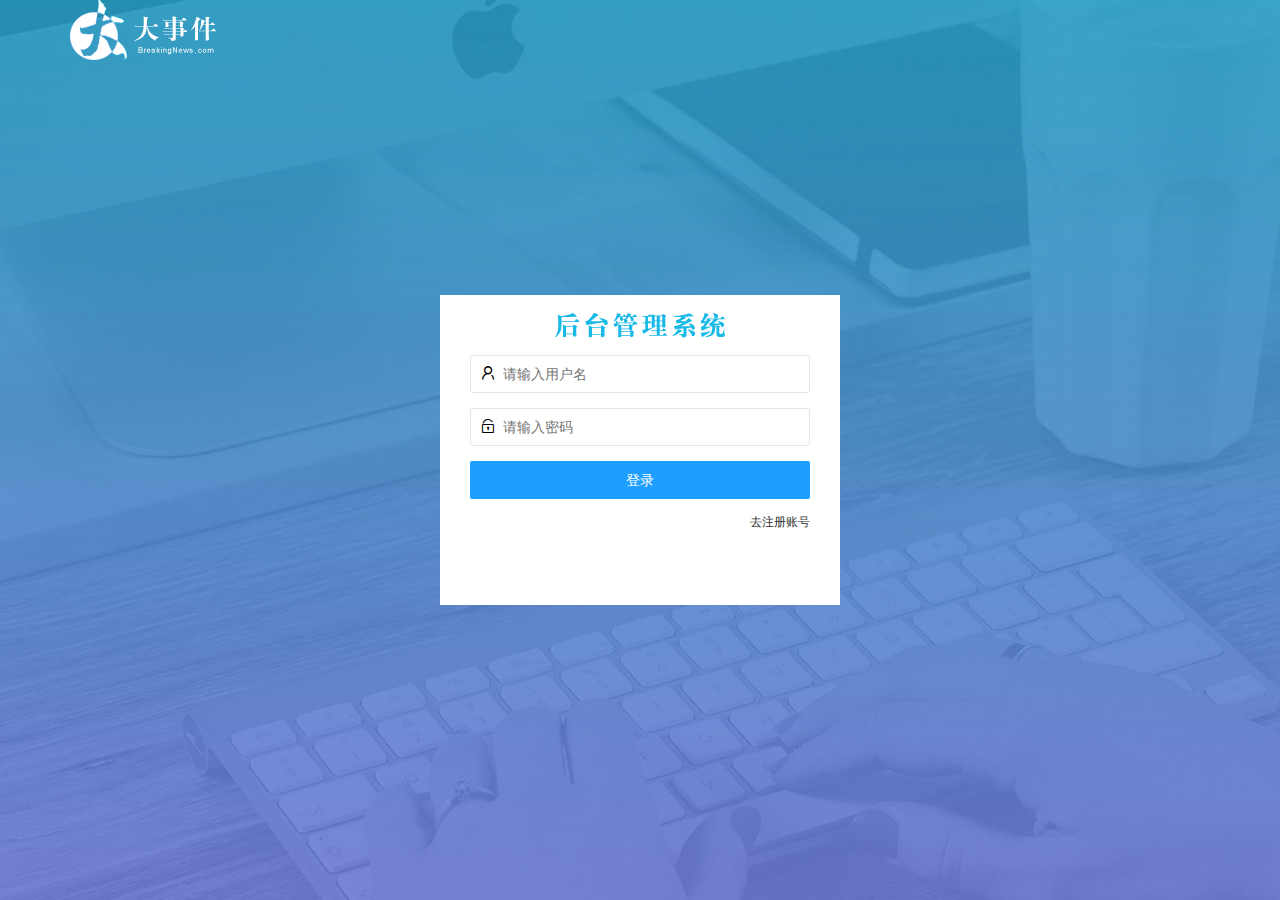
<file: login.html>
<!DOCTYPE html>
<html lang="en">
  <head>
    <meta charset="UTF-8" />
    <meta name="viewport" content="width=device-width, initial-scale=1.0" />
    <title>大事件-登录/注册</title>
    <!-- 导入 LayUI 的样式 -->
    <link rel="stylesheet" href="assets/lib/layui/css/layui.css" />
    <!-- 导入自己的样式表 -->
    <link rel="stylesheet" href="assets/css/login.css" />
  </head>
  <body>
    <!-- 头部的 Logo 区域 -->
    <div class="layui-main">
      <img src="assets/images/logo.png" alt="" />
    </div>

    <!-- 登录注册区域 -->
    <div class="loginAndRegBox">
      <div class="title-box"></div>
      <!-- 登录的div -->
      <div class="login-box">
        <!-- 登录的表单 -->
        <form class="layui-form" id="form_login">
          <!-- 用户名 -->
          <div class="layui-form-item">
            <i class="layui-icon layui-icon-username"></i>
            <input type="text" name="username" required lay-verify="required" placeholder="请输入用户名" autocomplete="off" class="layui-input" />
          </div>
          <!-- 密码 -->
          <div class="layui-form-item">
            <i class="layui-icon layui-icon-password"></i>
            <input type="password" name="password" required lay-verify="required|pwd" placeholder="请输入密码" autocomplete="off" class="layui-input" />
          </div>
          <!-- 登录按钮 -->
          <div class="layui-form-item">
            <!-- 注意：表单提交按钮和普通按钮的区别，就是 lay-submit 属性 -->
            <button class="layui-btn layui-btn-fluid layui-btn-normal" lay-submit>登录</button>
          </div>
          <div class="layui-form-item links">
            <a href="javascript:;" id="link_reg">去注册账号</a>
          </div>
        </form>
      </div>
      <!-- 注册的div -->
      <div class="reg-box">
        <!-- 注册的表单 -->
        <form class="layui-form" id="form_reg">
          <!-- 用户名 -->
          <div class="layui-form-item">
            <i class="layui-icon layui-icon-username"></i>
            <input type="text" name="username" required lay-verify="required" placeholder="请输入用户名" autocomplete="off" class="layui-input" />
          </div>
          <!-- 密码 -->
          <div class="layui-form-item">
            <i class="layui-icon layui-icon-password"></i>
            <input type="password" name="password" required lay-verify="required|pwd" placeholder="请输入密码" autocomplete="off" class="layui-input" />
          </div>
          <!-- 密码确认框 -->
          <div class="layui-form-item">
            <i class="layui-icon layui-icon-password"></i>
            <input type="password" name="repassword" required lay-verify="required|pwd|repwd" placeholder="再次确认密码" autocomplete="off" class="layui-input" />
          </div>
          <!-- 注册按钮 -->
          <div class="layui-form-item">
            <!-- 注意：表单提交按钮和普通按钮的区别，就是 lay-submit 属性 -->
            <button class="layui-btn layui-btn-fluid layui-btn-normal" lay-submit>注册</button>
          </div>
          <div class="layui-form-item links">
            <a href="javascript:;" id="link_login">去登录</a>
          </div>
        </form>
      </div>
    </div>

    <!-- 导入 Layui 的JS文件 -->
    <script src="assets/lib/layui/layui.all.js"></script>
    <!-- 导入 JQuery -->
    <script src="assets/lib/jquery.js"></script>
    <!-- 导入自己封装的 baseAPI.js -->
    <script src="assets/js/baseAPI.JS"></script>
    <!-- 导入自己的 JavaScript 脚本 -->
    <script src="assets/js/login.js"></script>
  </body>
</html>
</file>
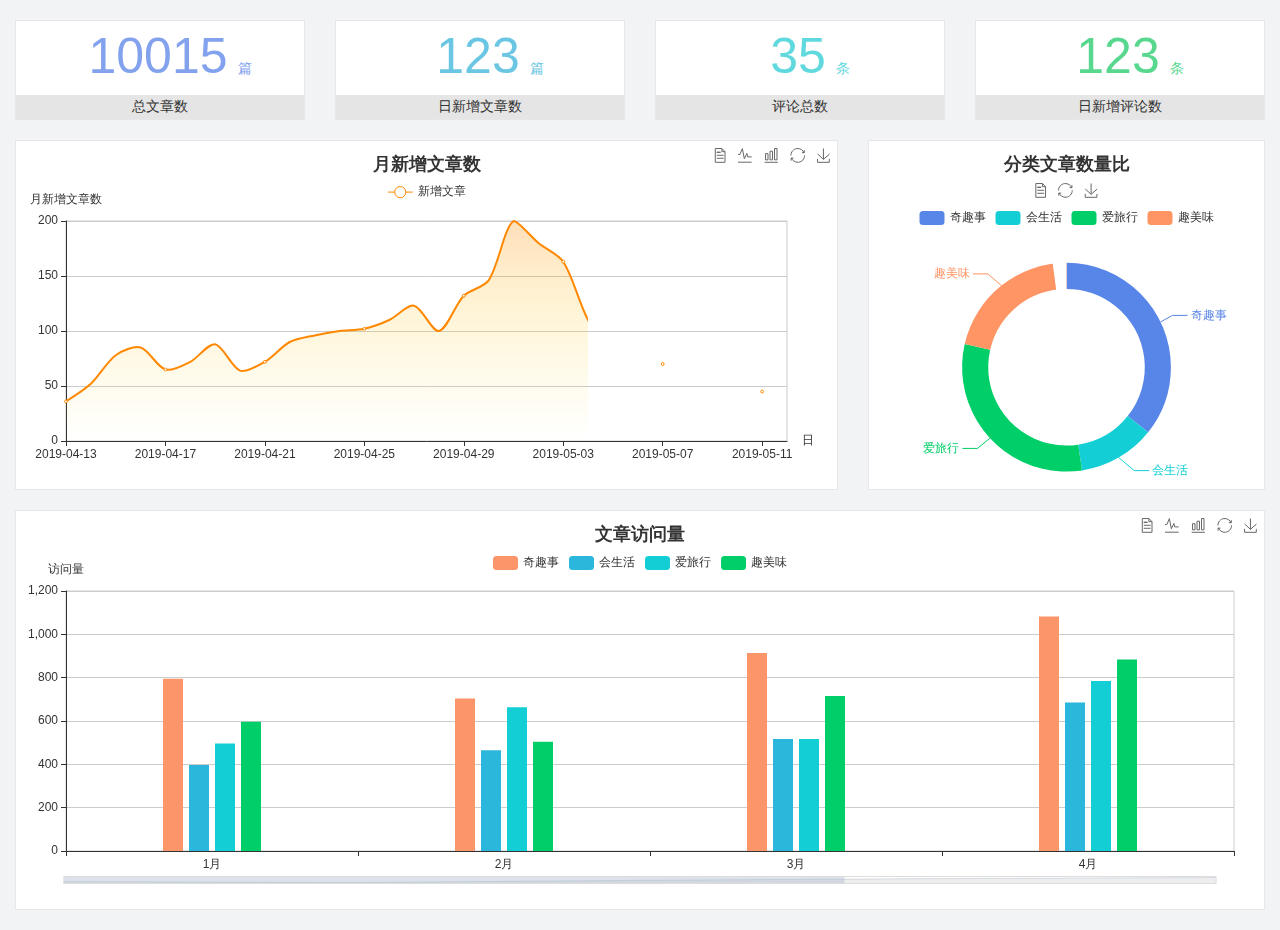
<file: home/dashboard.html>
<!DOCTYPE html>
<html lang="en">

<head>
  <meta charset="UTF-8">
  <meta name="viewport" content="width=device-width, initial-scale=1.0">
  <meta http-equiv="X-UA-Compatible" content="ie=edge">
  <title>图表统计</title>
  <link rel="stylesheet" href="../assets/lib/bootstrap.css" />
  <link rel="stylesheet" href="../assets/lib/main.css" />
  <script src="../assets/lib/jquery.js"></script>
  <script type="text/javascript" src="../assets/lib/echarts.min.js"></script>
</head>

<body>
  <div class="container-fluid">
    <div class="row spannel_list">
      <div class="col-sm-3 col-xs-6">
        <div class="spannel">
          <em>10015</em><span>篇</span>
          <b>总文章数</b>
        </div>
      </div>
      <div class="col-sm-3 col-xs-6">
        <div class="spannel scolor01">
          <em>123</em><span>篇</span>
          <b>日新增文章数</b>
        </div>
      </div>
      <div class="col-sm-3 col-xs-6">
        <div class="spannel scolor02">
          <em>35</em><span>条</span>
          <b>评论总数</b>
        </div>
      </div>
      <div class="col-sm-3 col-xs-6">
        <div class="spannel scolor03">
          <em>123</em><span>条</span>
          <b>日新增评论数</b>
        </div>
      </div>
    </div>
  </div>

  <div class="container-fluid">
    <div class="row curve-pie">
      <div class="col-lg-8 col-md-8">
        <div class="gragh_pannel" id="curve_show"></div>
      </div>
      <div class="col-lg-4 col-md-4">
        <div class="gragh_pannel" id="pie_show"></div>
      </div>
    </div>
  </div>

  <div class="container-fluid">
    <div class="column_pannel" id="column_show"></div>
  </div>

  <script>
    var oChart = echarts.init(document.getElementById('curve_show'));
    var aList_all = [
      { 'count': 36, 'date': '2019-04-13' },
      { 'count': 52, 'date': '2019-04-14' },
      { 'count': 78, 'date': '2019-04-15' },
      { 'count': 85, 'date': '2019-04-16' },
      { 'count': 65, 'date': '2019-04-17' },
      { 'count': 72, 'date': '2019-04-18' },
      { 'count': 88, 'date': '2019-04-19' },
      { 'count': 64, 'date': '2019-04-20' },
      { 'count': 72, 'date': '2019-04-21' },
      { 'count': 90, 'date': '2019-04-22' },
      { 'count': 96, 'date': '2019-04-23' },
      { 'count': 100, 'date': '2019-04-24' },
      { 'count': 102, 'date': '2019-04-25' },
      { 'count': 110, 'date': '2019-04-26' },
      { 'count': 123, 'date': '2019-04-27' },
      { 'count': 100, 'date': '2019-04-28' },
      { 'count': 132, 'date': '2019-04-29' },
      { 'count': 146, 'date': '2019-04-30' },
      { 'count': 200, 'date': '2019-05-01' },
      { 'count': 180, 'date': '2019-05-02' },
      { 'count': 163, 'date': '2019-05-03' },
      { 'count': 110, 'date': '2019-05-04' },
      { 'count': 80, 'date': '2019-05-05' },
      { 'count': 82, 'date': '2019-05-06' },
      { 'count': 70, 'date': '2019-05-07' },
      { 'count': 65, 'date': '2019-05-08' },
      { 'count': 54, 'date': '2019-05-09' },
      { 'count': 40, 'date': '2019-05-10' },
      { 'count': 45, 'date': '2019-05-11' },
      { 'count': 38, 'date': '2019-05-12' },
    ];

    let aCount = [];
    let aDate = [];

    for (var i = 0; i < aList_all.length; i++) {
      aCount.push(aList_all[i].count);
      aDate.push(aList_all[i].date);
    }

    var chartopt = {
      title: {
        text: '月新增文章数',
        left: 'center',
        top: '10'
      },
      tooltip: {
        trigger: 'axis'
      },
      legend: {
        data: ['新增文章'],
        top: '40'
      },
      toolbox: {
        show: true,
        feature: {
          mark: { show: true },
          dataView: { show: true, readOnly: false },
          magicType: { show: true, type: ['line', 'bar'] },
          restore: { show: true },
          saveAsImage: { show: true }
        }
      },
      calculable: true,
      xAxis: [
        {
          name: '日',
          type: 'category',
          boundaryGap: false,
          data: aDate
        }
      ],
      yAxis: [
        {
          name: '月新增文章数',
          type: 'value'
        }
      ],
      series: [
        {
          name: '新增文章',
          type: 'line',
          smooth: true,
          itemStyle: { normal: { areaStyle: { type: 'default' }, color: '#f80' }, lineStyle: { color: '#f80' } },
          data: aCount
        }],
      areaStyle: {
        normal: {
          color: new echarts.graphic.LinearGradient(0, 0, 0, 1, [{
            offset: 0,
            color: 'rgba(255,136,0,0.39)'
          }, {
            offset: .34,
            color: 'rgba(255,180,0,0.25)'
          }, {
            offset: 1,
            color: 'rgba(255,222,0,0.00)'
          }])

        }
      },
      grid: {
        show: true,
        x: 50,
        x2: 50,
        y: 80,
        height: 220
      }
    };

    oChart.setOption(chartopt);


    var oPie = echarts.init(document.getElementById('pie_show'));
    var oPieopt =
    {
      title: {
        top: 10,
        text: '分类文章数量比',
        x: 'center'
      },
      tooltip: {
        trigger: 'item',
        formatter: "{a} <br/>{b} : {c} ({d}%)"
      },
      color: ['#5885e8', '#13cfd5', '#00ce68', '#ff9565'],
      legend: {
        x: 'center',
        top: 65,
        data: ['奇趣事', '会生活', '爱旅行', '趣美味']
      },
      toolbox: {
        show: true,
        x: 'center',
        top: 35,
        feature: {
          mark: { show: true },
          dataView: { show: true, readOnly: false },
          magicType: {
            show: true,
            type: ['pie', 'funnel'],
            option: {
              funnel: {
                x: '25%',
                width: '50%',
                funnelAlign: 'left',
                max: 1548
              }
            }
          },
          restore: { show: true },
          saveAsImage: { show: true }
        }
      },
      calculable: true,
      series: [
        {
          name: '访问来源',
          type: 'pie',
          radius: ['45%', '60%'],
          center: ['50%', '65%'],
          data: [
            { value: 300, name: '奇趣事' },
            { value: 100, name: '会生活' },
            { value: 260, name: '爱旅行' },
            { value: 180, name: '趣美味' }
          ]
        }
      ]
    };
    oPie.setOption(oPieopt);



    var oColumn = this.echarts.init(document.getElementById('column_show'));
    var oColumnopt =
    {
      title: {
        text: '文章访问量',
        left: 'center',
        top: '10'
      },
      tooltip: {
        trigger: 'axis'
      },
      legend: {
        data: ['奇趣事', '会生活', '爱旅行', '趣美味'],
        top: '40'
      },
      toolbox: {
        show: true,
        feature: {
          mark: { show: true },
          dataView: { show: true, readOnly: false },
          magicType: { show: true, type: ['line', 'bar'] },
          restore: { show: true },
          saveAsImage: { show: true }
        }
      },
      calculable: true,
      xAxis: [
        {
          type: 'category',
          data: ['1月', '2月', '3月', '4月', '5月']
        }
      ],
      yAxis: [
        {
          name: '访问量',
          type: 'value'
        }
      ],
      series: [
        {
          name: '奇趣事',
          type: 'bar',
          barWidth: 20,
          itemStyle: {
            normal: { areaStyle: { type: 'default' }, color: '#fd956a' }
          },
          data: [800, 708, 920, 1090, 1200]
        },
        {
          name: '会生活',
          type: 'bar',
          barWidth: 20,
          itemStyle: {
            normal: { areaStyle: { type: 'default' }, color: '#2bb6db' }
          },
          data: [400, 468, 520, 690, 800]
        },
        {
          name: '爱旅行',
          type: 'bar',
          barWidth: 20,
          itemStyle: {
            normal: { areaStyle: { type: 'default' }, color: '#13cfd5' }
          },
          data: [500, 668, 520, 790, 900]
        },
        {
          name: '趣美味',
          type: 'bar',
          barWidth: 20,
          itemStyle: {
            normal: { areaStyle: { type: 'default' }, color: '#00ce68' }
          },
          data: [600, 508, 720, 890, 1000]
        }
      ],
      grid: {
        show: true,
        x: 50,
        x2: 30,
        y: 80,
        height: 260
      },
      dataZoom: [//给x轴设置滚动条
        {
          start: 0,//默认为0
          end: 100 - 1000 / 31,//默认为100
          type: 'slider',
          show: true,
          xAxisIndex: [0],
          handleSize: 0,//滑动条的 左右2个滑动条的大小
          height: 8,//组件高度
          left: 45, //左边的距离
          right: 50,//右边的距离
          bottom: 26,//右边的距离
          handleColor: '#ddd',//h滑动图标的颜色
          handleStyle: {
            borderColor: "#cacaca",
            borderWidth: "1",
            shadowBlur: 2,
            background: "#ddd",
            shadowColor: "#ddd",
          }
        }]
    };
    oColumn.setOption(oColumnopt);
  </script>
</body>

</html>
</file>
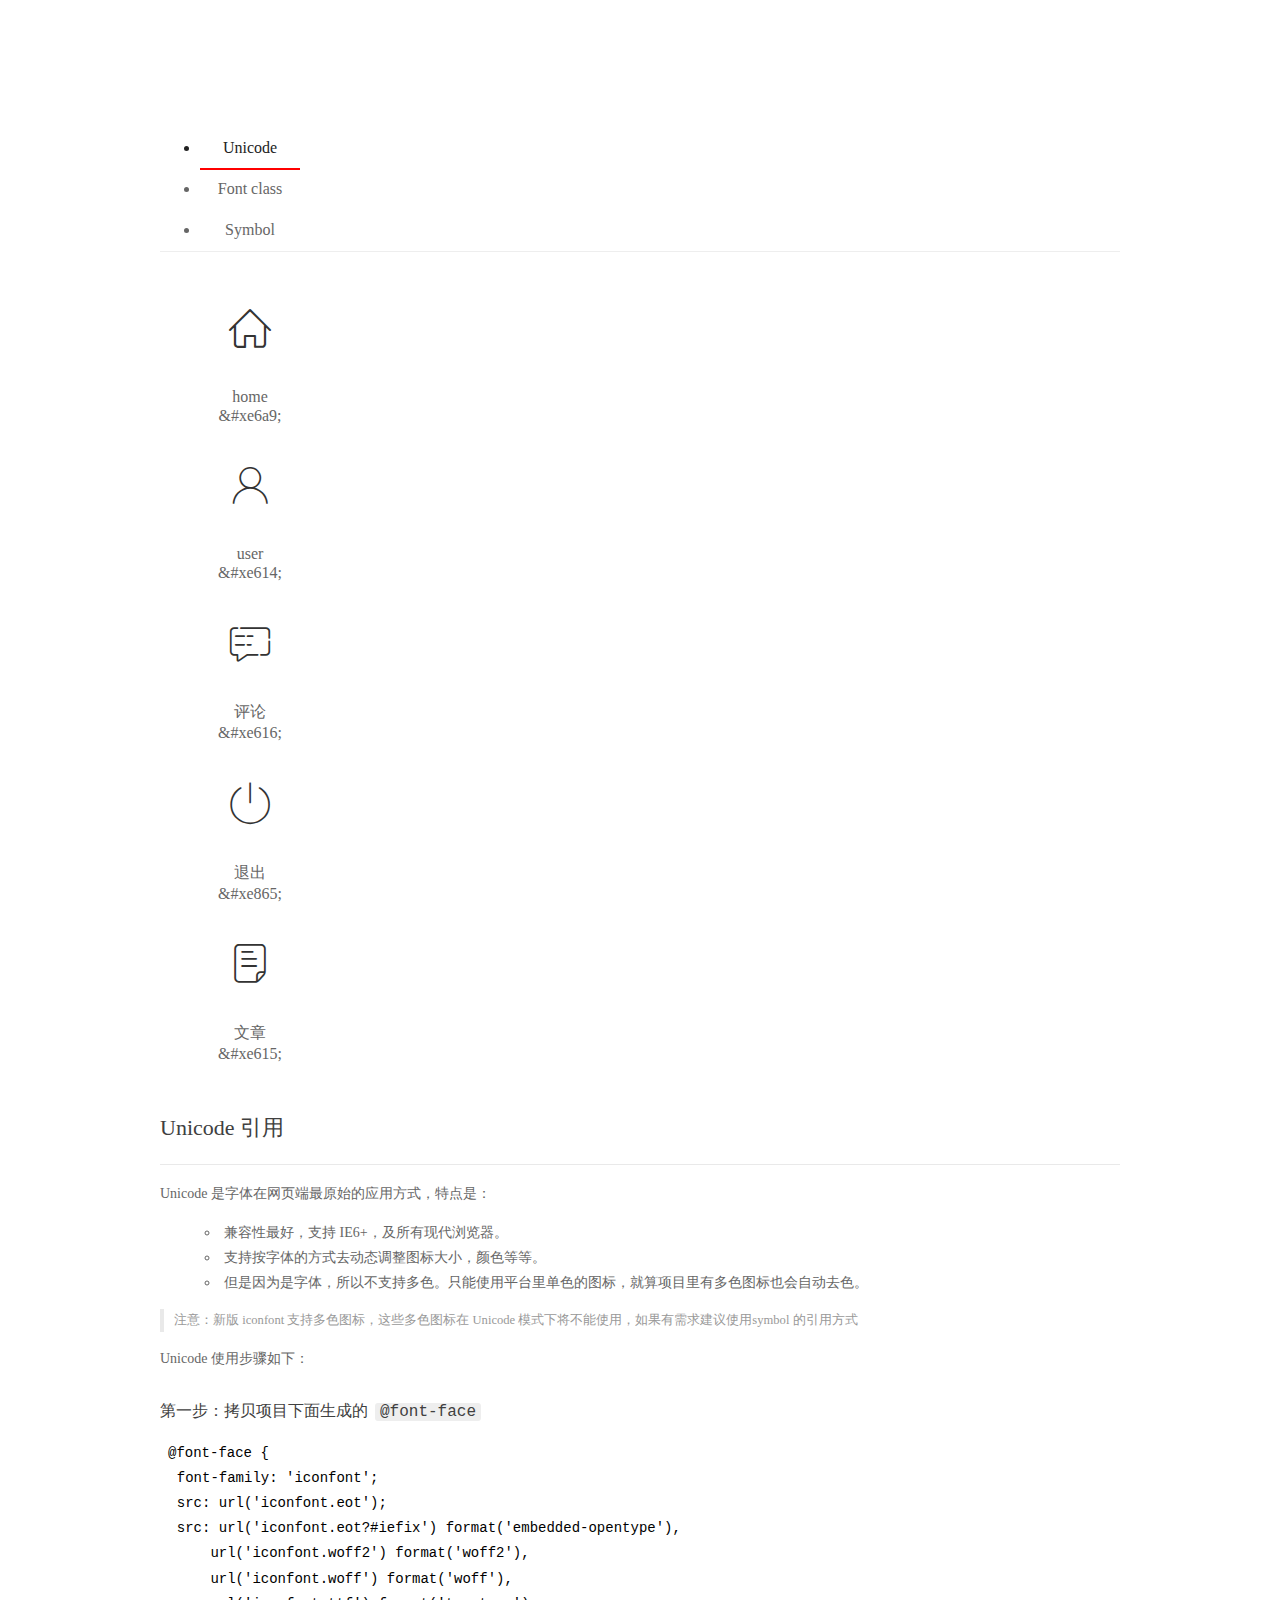
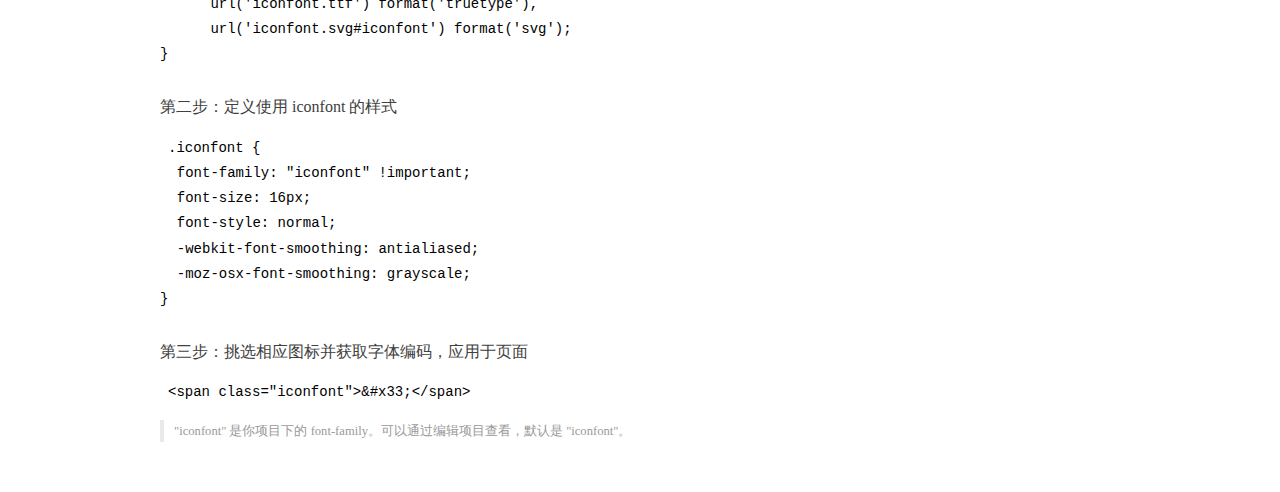
<file: assets/fonts/demo_index.html>
<!DOCTYPE html>
<html>
<head>
  <meta charset="utf-8"/>
  <title>IconFont Demo</title>
  <link rel="shortcut icon" href="https://gtms04.alicdn.com/tps/i4/TB1_oz6GVXXXXaFXpXXJDFnIXXX-64-64.ico" type="image/x-icon"/>
  <link rel="stylesheet" href="https://g.alicdn.com/thx/cube/1.3.2/cube.min.css">
  <link rel="stylesheet" href="demo.css">
  <link rel="stylesheet" href="iconfont.css">
  <script src="iconfont.js"></script>
  <!-- jQuery -->
  <script src="https://a1.alicdn.com/oss/uploads/2018/12/26/7bfddb60-08e8-11e9-9b04-53e73bb6408b.js"></script>
  <!-- 代码高亮 -->
  <script src="https://a1.alicdn.com/oss/uploads/2018/12/26/a3f714d0-08e6-11e9-8a15-ebf944d7534c.js"></script>
</head>
<body>
  <div class="main">
    <h1 class="logo"><a href="https://www.iconfont.cn/" title="iconfont 首页" target="_blank">&#xe86b;</a></h1>
    <div class="nav-tabs">
      <ul id="tabs" class="dib-box">
        <li class="dib active"><span>Unicode</span></li>
        <li class="dib"><span>Font class</span></li>
        <li class="dib"><span>Symbol</span></li>
      </ul>
      
    </div>
    <div class="tab-container">
      <div class="content unicode" style="display: block;">
          <ul class="icon_lists dib-box">
          
            <li class="dib">
              <span class="icon iconfont">&#xe6a9;</span>
                <div class="name">home</div>
                <div class="code-name">&amp;#xe6a9;</div>
              </li>
          
            <li class="dib">
              <span class="icon iconfont">&#xe614;</span>
                <div class="name">user</div>
                <div class="code-name">&amp;#xe614;</div>
              </li>
          
            <li class="dib">
              <span class="icon iconfont">&#xe616;</span>
                <div class="name">评论</div>
                <div class="code-name">&amp;#xe616;</div>
              </li>
          
            <li class="dib">
              <span class="icon iconfont">&#xe865;</span>
                <div class="name">退出</div>
                <div class="code-name">&amp;#xe865;</div>
              </li>
          
            <li class="dib">
              <span class="icon iconfont">&#xe615;</span>
                <div class="name">文章</div>
                <div class="code-name">&amp;#xe615;</div>
              </li>
          
          </ul>
          <div class="article markdown">
          <h2 id="unicode-">Unicode 引用</h2>
          <hr>

          <p>Unicode 是字体在网页端最原始的应用方式，特点是：</p>
          <ul>
            <li>兼容性最好，支持 IE6+，及所有现代浏览器。</li>
            <li>支持按字体的方式去动态调整图标大小，颜色等等。</li>
            <li>但是因为是字体，所以不支持多色。只能使用平台里单色的图标，就算项目里有多色图标也会自动去色。</li>
          </ul>
          <blockquote>
            <p>注意：新版 iconfont 支持多色图标，这些多色图标在 Unicode 模式下将不能使用，如果有需求建议使用symbol 的引用方式</p>
          </blockquote>
          <p>Unicode 使用步骤如下：</p>
          <h3 id="-font-face">第一步：拷贝项目下面生成的 <code>@font-face</code></h3>
<pre><code class="language-css"
>@font-face {
  font-family: 'iconfont';
  src: url('iconfont.eot');
  src: url('iconfont.eot?#iefix') format('embedded-opentype'),
      url('iconfont.woff2') format('woff2'),
      url('iconfont.woff') format('woff'),
      url('iconfont.ttf') format('truetype'),
      url('iconfont.svg#iconfont') format('svg');
}
</code></pre>
          <h3 id="-iconfont-">第二步：定义使用 iconfont 的样式</h3>
<pre><code class="language-css"
>.iconfont {
  font-family: "iconfont" !important;
  font-size: 16px;
  font-style: normal;
  -webkit-font-smoothing: antialiased;
  -moz-osx-font-smoothing: grayscale;
}
</code></pre>
          <h3 id="-">第三步：挑选相应图标并获取字体编码，应用于页面</h3>
<pre>
<code class="language-html"
>&lt;span class="iconfont"&gt;&amp;#x33;&lt;/span&gt;
</code></pre>
          <blockquote>
            <p>"iconfont" 是你项目下的 font-family。可以通过编辑项目查看，默认是 "iconfont"。</p>
          </blockquote>
          </div>
      </div>
      <div class="content font-class">
        <ul class="icon_lists dib-box">
          
          <li class="dib">
            <span class="icon iconfont icon-home"></span>
            <div class="name">
              home
            </div>
            <div class="code-name">.icon-home
            </div>
          </li>
          
          <li class="dib">
            <span class="icon iconfont icon-user"></span>
            <div class="name">
              user
            </div>
            <div class="code-name">.icon-user
            </div>
          </li>
          
          <li class="dib">
            <span class="icon iconfont icon-pinglun"></span>
            <div class="name">
              评论
            </div>
            <div class="code-name">.icon-pinglun
            </div>
          </li>
          
          <li class="dib">
            <span class="icon iconfont icon-tuichu"></span>
            <div class="name">
              退出
            </div>
            <div class="code-name">.icon-tuichu
            </div>
          </li>
          
          <li class="dib">
            <span class="icon iconfont icon-16"></span>
            <div class="name">
              文章
            </div>
            <div class="code-name">.icon-16
            </div>
          </li>
          
        </ul>
        <div class="article markdown">
        <h2 id="font-class-">font-class 引用</h2>
        <hr>

        <p>font-class 是 Unicode 使用方式的一种变种，主要是解决 Unicode 书写不直观，语意不明确的问题。</p>
        <p>与 Unicode 使用方式相比，具有如下特点：</p>
        <ul>
          <li>兼容性良好，支持 IE8+，及所有现代浏览器。</li>
          <li>相比于 Unicode 语意明确，书写更直观。可以很容易分辨这个 icon 是什么。</li>
          <li>因为使用 class 来定义图标，所以当要替换图标时，只需要修改 class 里面的 Unicode 引用。</li>
          <li>不过因为本质上还是使用的字体，所以多色图标还是不支持的。</li>
        </ul>
        <p>使用步骤如下：</p>
        <h3 id="-fontclass-">第一步：引入项目下面生成的 fontclass 代码：</h3>
<pre><code class="language-html">&lt;link rel="stylesheet" href="./iconfont.css"&gt;
</code></pre>
        <h3 id="-">第二步：挑选相应图标并获取类名，应用于页面：</h3>
<pre><code class="language-html">&lt;span class="iconfont icon-xxx"&gt;&lt;/span&gt;
</code></pre>
        <blockquote>
          <p>"
            iconfont" 是你项目下的 font-family。可以通过编辑项目查看，默认是 "iconfont"。</p>
        </blockquote>
      </div>
      </div>
      <div class="content symbol">
          <ul class="icon_lists dib-box">
          
            <li class="dib">
                <svg class="icon svg-icon" aria-hidden="true">
                  <use xlink:href="#icon-home"></use>
                </svg>
                <div class="name">home</div>
                <div class="code-name">#icon-home</div>
            </li>
          
            <li class="dib">
                <svg class="icon svg-icon" aria-hidden="true">
                  <use xlink:href="#icon-user"></use>
                </svg>
                <div class="name">user</div>
                <div class="code-name">#icon-user</div>
            </li>
          
            <li class="dib">
                <svg class="icon svg-icon" aria-hidden="true">
                  <use xlink:href="#icon-pinglun"></use>
                </svg>
                <div class="name">评论</div>
                <div class="code-name">#icon-pinglun</div>
            </li>
          
            <li class="dib">
                <svg class="icon svg-icon" aria-hidden="true">
                  <use xlink:href="#icon-tuichu"></use>
                </svg>
                <div class="name">退出</div>
                <div class="code-name">#icon-tuichu</div>
            </li>
          
            <li class="dib">
                <svg class="icon svg-icon" aria-hidden="true">
                  <use xlink:href="#icon-16"></use>
                </svg>
                <div class="name">文章</div>
                <div class="code-name">#icon-16</div>
            </li>
          
          </ul>
          <div class="article markdown">
          <h2 id="symbol-">Symbol 引用</h2>
          <hr>

          <p>这是一种全新的使用方式，应该说这才是未来的主流，也是平台目前推荐的用法。相关介绍可以参考这篇<a href="">文章</a>
            这种用法其实是做了一个 SVG 的集合，与另外两种相比具有如下特点：</p>
          <ul>
            <li>支持多色图标了，不再受单色限制。</li>
            <li>通过一些技巧，支持像字体那样，通过 <code>font-size</code>, <code>color</code> 来调整样式。</li>
            <li>兼容性较差，支持 IE9+，及现代浏览器。</li>
            <li>浏览器渲染 SVG 的性能一般，还不如 png。</li>
          </ul>
          <p>使用步骤如下：</p>
          <h3 id="-symbol-">第一步：引入项目下面生成的 symbol 代码：</h3>
<pre><code class="language-html">&lt;script src="./iconfont.js"&gt;&lt;/script&gt;
</code></pre>
          <h3 id="-css-">第二步：加入通用 CSS 代码（引入一次就行）：</h3>
<pre><code class="language-html">&lt;style&gt;
.icon {
  width: 1em;
  height: 1em;
  vertical-align: -0.15em;
  fill: currentColor;
  overflow: hidden;
}
&lt;/style&gt;
</code></pre>
          <h3 id="-">第三步：挑选相应图标并获取类名，应用于页面：</h3>
<pre><code class="language-html">&lt;svg class="icon" aria-hidden="true"&gt;
  &lt;use xlink:href="#icon-xxx"&gt;&lt;/use&gt;
&lt;/svg&gt;
</code></pre>
          </div>
      </div>

    </div>
  </div>
  <script>
  $(document).ready(function () {
      $('.tab-container .content:first').show()

      $('#tabs li').click(function (e) {
        var tabContent = $('.tab-container .content')
        var index = $(this).index()

        if ($(this).hasClass('active')) {
          return
        } else {
          $('#tabs li').removeClass('active')
          $(this).addClass('active')

          tabContent.hide().eq(index).fadeIn()
        }
      })
    })
  </script>
</body>
</html>
</file>
<file: assets/lib/layui/css/layui.css>
/** layui-v2.5.5 MIT License By https://www.layui.com */
 .layui-inline,img{display:inline-block;vertical-align:middle}h1,h2,h3,h4,h5,h6{font-weight:400}.layui-edge,.layui-header,.layui-inline,.layui-main{position:relative}.layui-body,.layui-edge,.layui-elip{overflow:hidden}.layui-btn,.layui-edge,.layui-inline,img{vertical-align:middle}.layui-btn,.layui-disabled,.layui-icon,.layui-unselect{-moz-user-select:none;-webkit-user-select:none;-ms-user-select:none}.layui-elip,.layui-form-checkbox span,.layui-form-pane .layui-form-label{text-overflow:ellipsis;white-space:nowrap}.layui-breadcrumb,.layui-tree-btnGroup{visibility:hidden}blockquote,body,button,dd,div,dl,dt,form,h1,h2,h3,h4,h5,h6,input,li,ol,p,pre,td,textarea,th,ul{margin:0;padding:0;-webkit-tap-highlight-color:rgba(0,0,0,0)}a:active,a:hover{outline:0}img{border:none}li{list-style:none}table{border-collapse:collapse;border-spacing:0}h4,h5,h6{font-size:100%}button,input,optgroup,option,select,textarea{font-family:inherit;font-size:inherit;font-style:inherit;font-weight:inherit;outline:0}pre{white-space:pre-wrap;white-space:-moz-pre-wrap;white-space:-pre-wrap;white-space:-o-pre-wrap;word-wrap:break-word}body{line-height:24px;font:14px Helvetica Neue,Helvetica,PingFang SC,Tahoma,Arial,sans-serif}hr{height:1px;margin:10px 0;border:0;clear:both}a{color:#333;text-decoration:none}a:hover{color:#777}a cite{font-style:normal;*cursor:pointer}.layui-border-box,.layui-border-box *{box-sizing:border-box}.layui-box,.layui-box *{box-sizing:content-box}.layui-clear{clear:both;*zoom:1}.layui-clear:after{content:'\20';clear:both;*zoom:1;display:block;height:0}.layui-inline{*display:inline;*zoom:1}.layui-edge{display:inline-block;width:0;height:0;border-width:6px;border-style:dashed;border-color:transparent}.layui-edge-top{top:-4px;border-bottom-color:#999;border-bottom-style:solid}.layui-edge-right{border-left-color:#999;border-left-style:solid}.layui-edge-bottom{top:2px;border-top-color:#999;border-top-style:solid}.layui-edge-left{border-right-color:#999;border-right-style:solid}.layui-disabled,.layui-disabled:hover{color:#d2d2d2!important;cursor:not-allowed!important}.layui-circle{border-radius:100%}.layui-show{display:block!important}.layui-hide{display:none!important}@font-face{font-family:layui-icon;src:url(../font/iconfont.eot?v=250);src:url(../font/iconfont.eot?v=250#iefix) format('embedded-opentype'),url(../font/iconfont.woff2?v=250) format('woff2'),url(../font/iconfont.woff?v=250) format('woff'),url(../font/iconfont.ttf?v=250) format('truetype'),url(../font/iconfont.svg?v=250#layui-icon) format('svg')}.layui-icon{font-family:layui-icon!important;font-size:16px;font-style:normal;-webkit-font-smoothing:antialiased;-moz-osx-font-smoothing:grayscale}.layui-icon-reply-fill:before{content:"\e611"}.layui-icon-set-fill:before{content:"\e614"}.layui-icon-menu-fill:before{content:"\e60f"}.layui-icon-search:before{content:"\e615"}.layui-icon-share:before{content:"\e641"}.layui-icon-set-sm:before{content:"\e620"}.layui-icon-engine:before{content:"\e628"}.layui-icon-close:before{content:"\1006"}.layui-icon-close-fill:before{content:"\1007"}.layui-icon-chart-screen:before{content:"\e629"}.layui-icon-star:before{content:"\e600"}.layui-icon-circle-dot:before{content:"\e617"}.layui-icon-chat:before{content:"\e606"}.layui-icon-release:before{content:"\e609"}.layui-icon-list:before{content:"\e60a"}.layui-icon-chart:before{content:"\e62c"}.layui-icon-ok-circle:before{content:"\1005"}.layui-icon-layim-theme:before{content:"\e61b"}.layui-icon-table:before{content:"\e62d"}.layui-icon-right:before{content:"\e602"}.layui-icon-left:before{content:"\e603"}.layui-icon-cart-simple:before{content:"\e698"}.layui-icon-face-cry:before{content:"\e69c"}.layui-icon-face-smile:before{content:"\e6af"}.layui-icon-survey:before{content:"\e6b2"}.layui-icon-tree:before{content:"\e62e"}.layui-icon-upload-circle:before{content:"\e62f"}.layui-icon-add-circle:before{content:"\e61f"}.layui-icon-download-circle:before{content:"\e601"}.layui-icon-templeate-1:before{content:"\e630"}.layui-icon-util:before{content:"\e631"}.layui-icon-face-surprised:before{content:"\e664"}.layui-icon-edit:before{content:"\e642"}.layui-icon-speaker:before{content:"\e645"}.layui-icon-down:before{content:"\e61a"}.layui-icon-file:before{content:"\e621"}.layui-icon-layouts:before{content:"\e632"}.layui-icon-rate-half:before{content:"\e6c9"}.layui-icon-add-circle-fine:before{content:"\e608"}.layui-icon-prev-circle:before{content:"\e633"}.layui-icon-read:before{content:"\e705"}.layui-icon-404:before{content:"\e61c"}.layui-icon-carousel:before{content:"\e634"}.layui-icon-help:before{content:"\e607"}.layui-icon-code-circle:before{content:"\e635"}.layui-icon-water:before{content:"\e636"}.layui-icon-username:before{content:"\e66f"}.layui-icon-find-fill:before{content:"\e670"}.layui-icon-about:before{content:"\e60b"}.layui-icon-location:before{content:"\e715"}.layui-icon-up:before{content:"\e619"}.layui-icon-pause:before{content:"\e651"}.layui-icon-date:before{content:"\e637"}.layui-icon-layim-uploadfile:before{content:"\e61d"}.layui-icon-delete:before{content:"\e640"}.layui-icon-play:before{content:"\e652"}.layui-icon-top:before{content:"\e604"}.layui-icon-friends:before{content:"\e612"}.layui-icon-refresh-3:before{content:"\e9aa"}.layui-icon-ok:before{content:"\e605"}.layui-icon-layer:before{content:"\e638"}.layui-icon-face-smile-fine:before{content:"\e60c"}.layui-icon-dollar:before{content:"\e659"}.layui-icon-group:before{content:"\e613"}.layui-icon-layim-download:before{content:"\e61e"}.layui-icon-picture-fine:before{content:"\e60d"}.layui-icon-link:before{content:"\e64c"}.layui-icon-diamond:before{content:"\e735"}.layui-icon-log:before{content:"\e60e"}.layui-icon-rate-solid:before{content:"\e67a"}.layui-icon-fonts-del:before{content:"\e64f"}.layui-icon-unlink:before{content:"\e64d"}.layui-icon-fonts-clear:before{content:"\e639"}.layui-icon-triangle-r:before{content:"\e623"}.layui-icon-circle:before{content:"\e63f"}.layui-icon-radio:before{content:"\e643"}.layui-icon-align-center:before{content:"\e647"}.layui-icon-align-right:before{content:"\e648"}.layui-icon-align-left:before{content:"\e649"}.layui-icon-loading-1:before{content:"\e63e"}.layui-icon-return:before{content:"\e65c"}.layui-icon-fonts-strong:before{content:"\e62b"}.layui-icon-upload:before{content:"\e67c"}.layui-icon-dialogue:before{content:"\e63a"}.layui-icon-video:before{content:"\e6ed"}.layui-icon-headset:before{content:"\e6fc"}.layui-icon-cellphone-fine:before{content:"\e63b"}.layui-icon-add-1:before{content:"\e654"}.layui-icon-face-smile-b:before{content:"\e650"}.layui-icon-fonts-html:before{content:"\e64b"}.layui-icon-form:before{content:"\e63c"}.layui-icon-cart:before{content:"\e657"}.layui-icon-camera-fill:before{content:"\e65d"}.layui-icon-tabs:before{content:"\e62a"}.layui-icon-fonts-code:before{content:"\e64e"}.layui-icon-fire:before{content:"\e756"}.layui-icon-set:before{content:"\e716"}.layui-icon-fonts-u:before{content:"\e646"}.layui-icon-triangle-d:before{content:"\e625"}.layui-icon-tips:before{content:"\e702"}.layui-icon-picture:before{content:"\e64a"}.layui-icon-more-vertical:before{content:"\e671"}.layui-icon-flag:before{content:"\e66c"}.layui-icon-loading:before{content:"\e63d"}.layui-icon-fonts-i:before{content:"\e644"}.layui-icon-refresh-1:before{content:"\e666"}.layui-icon-rmb:before{content:"\e65e"}.layui-icon-home:before{content:"\e68e"}.layui-icon-user:before{content:"\e770"}.layui-icon-notice:before{content:"\e667"}.layui-icon-login-weibo:before{content:"\e675"}.layui-icon-voice:before{content:"\e688"}.layui-icon-upload-drag:before{content:"\e681"}.layui-icon-login-qq:before{content:"\e676"}.layui-icon-snowflake:before{content:"\e6b1"}.layui-icon-file-b:before{content:"\e655"}.layui-icon-template:before{content:"\e663"}.layui-icon-auz:before{content:"\e672"}.layui-icon-console:before{content:"\e665"}.layui-icon-app:before{content:"\e653"}.layui-icon-prev:before{content:"\e65a"}.layui-icon-website:before{content:"\e7ae"}.layui-icon-next:before{content:"\e65b"}.layui-icon-component:before{content:"\e857"}.layui-icon-more:before{content:"\e65f"}.layui-icon-login-wechat:before{content:"\e677"}.layui-icon-shrink-right:before{content:"\e668"}.layui-icon-spread-left:before{content:"\e66b"}.layui-icon-camera:before{content:"\e660"}.layui-icon-note:before{content:"\e66e"}.layui-icon-refresh:before{content:"\e669"}.layui-icon-female:before{content:"\e661"}.layui-icon-male:before{content:"\e662"}.layui-icon-password:before{content:"\e673"}.layui-icon-senior:before{content:"\e674"}.layui-icon-theme:before{content:"\e66a"}.layui-icon-tread:before{content:"\e6c5"}.layui-icon-praise:before{content:"\e6c6"}.layui-icon-star-fill:before{content:"\e658"}.layui-icon-rate:before{content:"\e67b"}.layui-icon-template-1:before{content:"\e656"}.layui-icon-vercode:before{content:"\e679"}.layui-icon-cellphone:before{content:"\e678"}.layui-icon-screen-full:before{content:"\e622"}.layui-icon-screen-restore:before{content:"\e758"}.layui-icon-cols:before{content:"\e610"}.layui-icon-export:before{content:"\e67d"}.layui-icon-print:before{content:"\e66d"}.layui-icon-slider:before{content:"\e714"}.layui-icon-addition:before{content:"\e624"}.layui-icon-subtraction:before{content:"\e67e"}.layui-icon-service:before{content:"\e626"}.layui-icon-transfer:before{content:"\e691"}.layui-main{width:1140px;margin:0 auto}.layui-header{z-index:1000;height:60px}.layui-header a:hover{transition:all .5s;-webkit-transition:all .5s}.layui-side{position:fixed;left:0;top:0;bottom:0;z-index:999;width:200px;overflow-x:hidden}.layui-side-scroll{position:relative;width:220px;height:100%;overflow-x:hidden}.layui-body{position:absolute;left:200px;right:0;top:0;bottom:0;z-index:998;width:auto;overflow-y:auto;box-sizing:border-box}.layui-layout-body{overflow:hidden}.layui-layout-admin .layui-header{background-color:#23262E}.layui-layout-admin .layui-side{top:60px;width:200px;overflow-x:hidden}.layui-layout-admin .layui-body{position:fixed;top:60px;bottom:44px}.layui-layout-admin .layui-main{width:auto;margin:0 15px}.layui-layout-admin .layui-footer{position:fixed;left:200px;right:0;bottom:0;height:44px;line-height:44px;padding:0 15px;background-color:#eee}.layui-layout-admin .layui-logo{position:absolute;left:0;top:0;width:200px;height:100%;line-height:60px;text-align:center;color:#009688;font-size:16px}.layui-layout-admin .layui-header .layui-nav{background:0 0}.layui-layout-left{position:absolute!important;left:200px;top:0}.layui-layout-right{position:absolute!important;right:0;top:0}.layui-container{position:relative;margin:0 auto;padding:0 15px;box-sizing:border-box}.layui-fluid{position:relative;margin:0 auto;padding:0 15px}.layui-row:after,.layui-row:before{content:'';display:block;clear:both}.layui-col-lg1,.layui-col-lg10,.layui-col-lg11,.layui-col-lg12,.layui-col-lg2,.layui-col-lg3,.layui-col-lg4,.layui-col-lg5,.layui-col-lg6,.layui-col-lg7,.layui-col-lg8,.layui-col-lg9,.layui-col-md1,.layui-col-md10,.layui-col-md11,.layui-col-md12,.layui-col-md2,.layui-col-md3,.layui-col-md4,.layui-col-md5,.layui-col-md6,.layui-col-md7,.layui-col-md8,.layui-col-md9,.layui-col-sm1,.layui-col-sm10,.layui-col-sm11,.layui-col-sm12,.layui-col-sm2,.layui-col-sm3,.layui-col-sm4,.layui-col-sm5,.layui-col-sm6,.layui-col-sm7,.layui-col-sm8,.layui-col-sm9,.layui-col-xs1,.layui-col-xs10,.layui-col-xs11,.layui-col-xs12,.layui-col-xs2,.layui-col-xs3,.layui-col-xs4,.layui-col-xs5,.layui-col-xs6,.layui-col-xs7,.layui-col-xs8,.layui-col-xs9{position:relative;display:block;box-sizing:border-box}.layui-col-xs1,.layui-col-xs10,.layui-col-xs11,.layui-col-xs12,.layui-col-xs2,.layui-col-xs3,.layui-col-xs4,.layui-col-xs5,.layui-col-xs6,.layui-col-xs7,.layui-col-xs8,.layui-col-xs9{float:left}.layui-col-xs1{width:8.33333333%}.layui-col-xs2{width:16.66666667%}.layui-col-xs3{width:25%}.layui-col-xs4{width:33.33333333%}.layui-col-xs5{width:41.66666667%}.layui-col-xs6{width:50%}.layui-col-xs7{width:58.33333333%}.layui-col-xs8{width:66.66666667%}.layui-col-xs9{width:75%}.layui-col-xs10{width:83.33333333%}.layui-col-xs11{width:91.66666667%}.layui-col-xs12{width:100%}.layui-col-xs-offset1{margin-left:8.33333333%}.layui-col-xs-offset2{margin-left:16.66666667%}.layui-col-xs-offset3{margin-left:25%}.layui-col-xs-offset4{margin-left:33.33333333%}.layui-col-xs-offset5{margin-left:41.66666667%}.layui-col-xs-offset6{margin-left:50%}.layui-col-xs-offset7{margin-left:58.33333333%}.layui-col-xs-offset8{margin-left:66.66666667%}.layui-col-xs-offset9{margin-left:75%}.layui-col-xs-offset10{margin-left:83.33333333%}.layui-col-xs-offset11{margin-left:91.66666667%}.layui-col-xs-offset12{margin-left:100%}@media screen and (max-width:768px){.layui-hide-xs{display:none!important}.layui-show-xs-block{display:block!important}.layui-show-xs-inline{display:inline!important}.layui-show-xs-inline-block{display:inline-block!important}}@media screen and (min-width:768px){.layui-container{width:750px}.layui-hide-sm{display:none!important}.layui-show-sm-block{display:block!important}.layui-show-sm-inline{display:inline!important}.layui-show-sm-inline-block{display:inline-block!important}.layui-col-sm1,.layui-col-sm10,.layui-col-sm11,.layui-col-sm12,.layui-col-sm2,.layui-col-sm3,.layui-col-sm4,.layui-col-sm5,.layui-col-sm6,.layui-col-sm7,.layui-col-sm8,.layui-col-sm9{float:left}.layui-col-sm1{width:8.33333333%}.layui-col-sm2{width:16.66666667%}.layui-col-sm3{width:25%}.layui-col-sm4{width:33.33333333%}.layui-col-sm5{width:41.66666667%}.layui-col-sm6{width:50%}.layui-col-sm7{width:58.33333333%}.layui-col-sm8{width:66.66666667%}.layui-col-sm9{width:75%}.layui-col-sm10{width:83.33333333%}.layui-col-sm11{width:91.66666667%}.layui-col-sm12{width:100%}.layui-col-sm-offset1{margin-left:8.33333333%}.layui-col-sm-offset2{margin-left:16.66666667%}.layui-col-sm-offset3{margin-left:25%}.layui-col-sm-offset4{margin-left:33.33333333%}.layui-col-sm-offset5{margin-left:41.66666667%}.layui-col-sm-offset6{margin-left:50%}.layui-col-sm-offset7{margin-left:58.33333333%}.layui-col-sm-offset8{margin-left:66.66666667%}.layui-col-sm-offset9{margin-left:75%}.layui-col-sm-offset10{margin-left:83.33333333%}.layui-col-sm-offset11{margin-left:91.66666667%}.layui-col-sm-offset12{margin-left:100%}}@media screen and (min-width:992px){.layui-container{width:970px}.layui-hide-md{display:none!important}.layui-show-md-block{display:block!important}.layui-show-md-inline{display:inline!important}.layui-show-md-inline-block{display:inline-block!important}.layui-col-md1,.layui-col-md10,.layui-col-md11,.layui-col-md12,.layui-col-md2,.layui-col-md3,.layui-col-md4,.layui-col-md5,.layui-col-md6,.layui-col-md7,.layui-col-md8,.layui-col-md9{float:left}.layui-col-md1{width:8.33333333%}.layui-col-md2{width:16.66666667%}.layui-col-md3{width:25%}.layui-col-md4{width:33.33333333%}.layui-col-md5{width:41.66666667%}.layui-col-md6{width:50%}.layui-col-md7{width:58.33333333%}.layui-col-md8{width:66.66666667%}.layui-col-md9{width:75%}.layui-col-md10{width:83.33333333%}.layui-col-md11{width:91.66666667%}.layui-col-md12{width:100%}.layui-col-md-offset1{margin-left:8.33333333%}.layui-col-md-offset2{margin-left:16.66666667%}.layui-col-md-offset3{margin-left:25%}.layui-col-md-offset4{margin-left:33.33333333%}.layui-col-md-offset5{margin-left:41.66666667%}.layui-col-md-offset6{margin-left:50%}.layui-col-md-offset7{margin-left:58.33333333%}.layui-col-md-offset8{margin-left:66.66666667%}.layui-col-md-offset9{margin-left:75%}.layui-col-md-offset10{margin-left:83.33333333%}.layui-col-md-offset11{margin-left:91.66666667%}.layui-col-md-offset12{margin-left:100%}}@media screen and (min-width:1200px){.layui-container{width:1170px}.layui-hide-lg{display:none!important}.layui-show-lg-block{display:block!important}.layui-show-lg-inline{display:inline!important}.layui-show-lg-inline-block{display:inline-block!important}.layui-col-lg1,.layui-col-lg10,.layui-col-lg11,.layui-col-lg12,.layui-col-lg2,.layui-col-lg3,.layui-col-lg4,.layui-col-lg5,.layui-col-lg6,.layui-col-lg7,.layui-col-lg8,.layui-col-lg9{float:left}.layui-col-lg1{width:8.33333333%}.layui-col-lg2{width:16.66666667%}.layui-col-lg3{width:25%}.layui-col-lg4{width:33.33333333%}.layui-col-lg5{width:41.66666667%}.layui-col-lg6{width:50%}.layui-col-lg7{width:58.33333333%}.layui-col-lg8{width:66.66666667%}.layui-col-lg9{width:75%}.layui-col-lg10{width:83.33333333%}.layui-col-lg11{width:91.66666667%}.layui-col-lg12{width:100%}.layui-col-lg-offset1{margin-left:8.33333333%}.layui-col-lg-offset2{margin-left:16.66666667%}.layui-col-lg-offset3{margin-left:25%}.layui-col-lg-offset4{margin-left:33.33333333%}.layui-col-lg-offset5{margin-left:41.66666667%}.layui-col-lg-offset6{margin-left:50%}.layui-col-lg-offset7{margin-left:58.33333333%}.layui-col-lg-offset8{margin-left:66.66666667%}.layui-col-lg-offset9{margin-left:75%}.layui-col-lg-offset10{margin-left:83.33333333%}.layui-col-lg-offset11{margin-left:91.66666667%}.layui-col-lg-offset12{margin-left:100%}}.layui-col-space1{margin:-.5px}.layui-col-space1>*{padding:.5px}.layui-col-space3{margin:-1.5px}.layui-col-space3>*{padding:1.5px}.layui-col-space5{margin:-2.5px}.layui-col-space5>*{padding:2.5px}.layui-col-space8{margin:-3.5px}.layui-col-space8>*{padding:3.5px}.layui-col-space10{margin:-5px}.layui-col-space10>*{padding:5px}.layui-col-space12{margin:-6px}.layui-col-space12>*{padding:6px}.layui-col-space15{margin:-7.5px}.layui-col-space15>*{padding:7.5px}.layui-col-space18{margin:-9px}.layui-col-space18>*{padding:9px}.layui-col-space20{margin:-10px}.layui-col-space20>*{padding:10px}.layui-col-space22{margin:-11px}.layui-col-space22>*{padding:11px}.layui-col-space25{margin:-12.5px}.layui-col-space25>*{padding:12.5px}.layui-col-space30{margin:-15px}.layui-col-space30>*{padding:15px}.layui-btn,.layui-input,.layui-select,.layui-textarea,.layui-upload-button{outline:0;-webkit-appearance:none;transition:all .3s;-webkit-transition:all .3s;box-sizing:border-box}.layui-elem-quote{margin-bottom:10px;padding:15px;line-height:22px;border-left:5px solid #009688;border-radius:0 2px 2px 0;background-color:#f2f2f2}.layui-quote-nm{border-style:solid;border-width:1px 1px 1px 5px;background:0 0}.layui-elem-field{margin-bottom:10px;padding:0;border-width:1px;border-style:solid}.layui-elem-field legend{margin-left:20px;padding:0 10px;font-size:20px;font-weight:300}.layui-field-title{margin:10px 0 20px;border-width:1px 0 0}.layui-field-box{padding:10px 15px}.layui-field-title .layui-field-box{padding:10px 0}.layui-progress{position:relative;height:6px;border-radius:20px;background-color:#e2e2e2}.layui-progress-bar{position:absolute;left:0;top:0;width:0;max-width:100%;height:6px;border-radius:20px;text-align:right;background-color:#5FB878;transition:all .3s;-webkit-transition:all .3s}.layui-progress-big,.layui-progress-big .layui-progress-bar{height:18px;line-height:18px}.layui-progress-text{position:relative;top:-20px;line-height:18px;font-size:12px;color:#666}.layui-progress-big .layui-progress-text{position:static;padding:0 10px;color:#fff}.layui-collapse{border-width:1px;border-style:solid;border-radius:2px}.layui-colla-content,.layui-colla-item{border-top-width:1px;border-top-style:solid}.layui-colla-item:first-child{border-top:none}.layui-colla-title{position:relative;height:42px;line-height:42px;padding:0 15px 0 35px;color:#333;background-color:#f2f2f2;cursor:pointer;font-size:14px;overflow:hidden}.layui-colla-content{display:none;padding:10px 15px;line-height:22px;color:#666}.layui-colla-icon{position:absolute;left:15px;top:0;font-size:14px}.layui-card{margin-bottom:15px;border-radius:2px;background-color:#fff;box-shadow:0 1px 2px 0 rgba(0,0,0,.05)}.layui-card:last-child{margin-bottom:0}.layui-card-header{position:relative;height:42px;line-height:42px;padding:0 15px;border-bottom:1px solid #f6f6f6;color:#333;border-radius:2px 2px 0 0;font-size:14px}.layui-bg-black,.layui-bg-blue,.layui-bg-cyan,.layui-bg-green,.layui-bg-orange,.layui-bg-red{color:#fff!important}.layui-card-body{position:relative;padding:10px 15px;line-height:24px}.layui-card-body[pad15]{padding:15px}.layui-card-body[pad20]{padding:20px}.layui-card-body .layui-table{margin:5px 0}.layui-card .layui-tab{margin:0}.layui-panel-window{position:relative;padding:15px;border-radius:0;border-top:5px solid #E6E6E6;background-color:#fff}.layui-auxiliar-moving{position:fixed;left:0;right:0;top:0;bottom:0;width:100%;height:100%;background:0 0;z-index:9999999999}.layui-form-label,.layui-form-mid,.layui-form-select,.layui-input-block,.layui-input-inline,.layui-textarea{position:relative}.layui-bg-red{background-color:#FF5722!important}.layui-bg-orange{background-color:#FFB800!important}.layui-bg-green{background-color:#009688!important}.layui-bg-cyan{background-color:#2F4056!important}.layui-bg-blue{background-color:#1E9FFF!important}.layui-bg-black{background-color:#393D49!important}.layui-bg-gray{background-color:#eee!important;color:#666!important}.layui-badge-rim,.layui-colla-content,.layui-colla-item,.layui-collapse,.layui-elem-field,.layui-form-pane .layui-form-item[pane],.layui-form-pane .layui-form-label,.layui-input,.layui-layedit,.layui-layedit-tool,.layui-quote-nm,.layui-select,.layui-tab-bar,.layui-tab-card,.layui-tab-title,.layui-tab-title .layui-this:after,.layui-textarea{border-color:#e6e6e6}.layui-timeline-item:before,hr{background-color:#e6e6e6}.layui-text{line-height:22px;font-size:14px;color:#666}.layui-text h1,.layui-text h2,.layui-text h3{font-weight:500;color:#333}.layui-text h1{font-size:30px}.layui-text h2{font-size:24px}.layui-text h3{font-size:18px}.layui-text a:not(.layui-btn){color:#01AAED}.layui-text a:not(.layui-btn):hover{text-decoration:underline}.layui-text ul{padding:5px 0 5px 15px}.layui-text ul li{margin-top:5px;list-style-type:disc}.layui-text em,.layui-word-aux{color:#999!important;padding:0 5px!important}.layui-btn{display:inline-block;height:38px;line-height:38px;padding:0 18px;background-color:#009688;color:#fff;white-space:nowrap;text-align:center;font-size:14px;border:none;border-radius:2px;cursor:pointer}.layui-btn:hover{opacity:.8;filter:alpha(opacity=80);color:#fff}.layui-btn:active{opacity:1;filter:alpha(opacity=100)}.layui-btn+.layui-btn{margin-left:10px}.layui-btn-container{font-size:0}.layui-btn-container .layui-btn{margin-right:10px;margin-bottom:10px}.layui-btn-container .layui-btn+.layui-btn{margin-left:0}.layui-table .layui-btn-container .layui-btn{margin-bottom:9px}.layui-btn-radius{border-radius:100px}.layui-btn .layui-icon{margin-right:3px;font-size:18px;vertical-align:bottom;vertical-align:middle\9}.layui-btn-primary{border:1px solid #C9C9C9;background-color:#fff;color:#555}.layui-btn-primary:hover{border-color:#009688;color:#333}.layui-btn-normal{background-color:#1E9FFF}.layui-btn-warm{background-color:#FFB800}.layui-btn-danger{background-color:#FF5722}.layui-btn-checked{background-color:#5FB878}.layui-btn-disabled,.layui-btn-disabled:active,.layui-btn-disabled:hover{border:1px solid #e6e6e6;background-color:#FBFBFB;color:#C9C9C9;cursor:not-allowed;opacity:1}.layui-btn-lg{height:44px;line-height:44px;padding:0 25px;font-size:16px}.layui-btn-sm{height:30px;line-height:30px;padding:0 10px;font-size:12px}.layui-btn-sm i{font-size:16px!important}.layui-btn-xs{height:22px;line-height:22px;padding:0 5px;font-size:12px}.layui-btn-xs i{font-size:14px!important}.layui-btn-group{display:inline-block;vertical-align:middle;font-size:0}.layui-btn-group .layui-btn{margin-left:0!important;margin-right:0!important;border-left:1px solid rgba(255,255,255,.5);border-radius:0}.layui-btn-group .layui-btn-primary{border-left:none}.layui-btn-group .layui-btn-primary:hover{border-color:#C9C9C9;color:#009688}.layui-btn-group .layui-btn:first-child{border-left:none;border-radius:2px 0 0 2px}.layui-btn-group .layui-btn-primary:first-child{border-left:1px solid #c9c9c9}.layui-btn-group .layui-btn:last-child{border-radius:0 2px 2px 0}.layui-btn-group .layui-btn+.layui-btn{margin-left:0}.layui-btn-group+.layui-btn-group{margin-left:10px}.layui-btn-fluid{width:100%}.layui-input,.layui-select,.layui-textarea{height:38px;line-height:1.3;line-height:38px\9;border-width:1px;border-style:solid;background-color:#fff;border-radius:2px}.layui-input::-webkit-input-placeholder,.layui-select::-webkit-input-placeholder,.layui-textarea::-webkit-input-placeholder{line-height:1.3}.layui-input,.layui-textarea{display:block;width:100%;padding-left:10px}.layui-input:hover,.layui-textarea:hover{border-color:#D2D2D2!important}.layui-input:focus,.layui-textarea:focus{border-color:#C9C9C9!important}.layui-textarea{min-height:100px;height:auto;line-height:20px;padding:6px 10px;resize:vertical}.layui-select{padding:0 10px}.layui-form input[type=checkbox],.layui-form input[type=radio],.layui-form select{display:none}.layui-form [lay-ignore]{display:initial}.layui-form-item{margin-bottom:15px;clear:both;*zoom:1}.layui-form-item:after{content:'\20';clear:both;*zoom:1;display:block;height:0}.layui-form-label{float:left;display:block;padding:9px 15px;width:80px;font-weight:400;line-height:20px;text-align:right}.layui-form-label-col{display:block;float:none;padding:9px 0;line-height:20px;text-align:left}.layui-form-item .layui-inline{margin-bottom:5px;margin-right:10px}.layui-input-block{margin-left:110px;min-height:36px}.layui-input-inline{display:inline-block;vertical-align:middle}.layui-form-item .layui-input-inline{float:left;width:190px;margin-right:10px}.layui-form-text .layui-input-inline{width:auto}.layui-form-mid{float:left;display:block;padding:9px 0!important;line-height:20px;margin-right:10px}.layui-form-danger+.layui-form-select .layui-input,.layui-form-danger:focus{border-color:#FF5722!important}.layui-form-select .layui-input{padding-right:30px;cursor:pointer}.layui-form-select .layui-edge{position:absolute;right:10px;top:50%;margin-top:-3px;cursor:pointer;border-width:6px;border-top-color:#c2c2c2;border-top-style:solid;transition:all .3s;-webkit-transition:all .3s}.layui-form-select dl{display:none;position:absolute;left:0;top:42px;padding:5px 0;z-index:899;min-width:100%;border:1px solid #d2d2d2;max-height:300px;overflow-y:auto;background-color:#fff;border-radius:2px;box-shadow:0 2px 4px rgba(0,0,0,.12);box-sizing:border-box}.layui-form-select dl dd,.layui-form-select dl dt{padding:0 10px;line-height:36px;white-space:nowrap;overflow:hidden;text-overflow:ellipsis}.layui-form-select dl dt{font-size:12px;color:#999}.layui-form-select dl dd{cursor:pointer}.layui-form-select dl dd:hover{background-color:#f2f2f2;-webkit-transition:.5s all;transition:.5s all}.layui-form-select .layui-select-group dd{padding-left:20px}.layui-form-select dl dd.layui-select-tips{padding-left:10px!important;color:#999}.layui-form-select dl dd.layui-this{background-color:#5FB878;color:#fff}.layui-form-checkbox,.layui-form-select dl dd.layui-disabled{background-color:#fff}.layui-form-selected dl{display:block}.layui-form-checkbox,.layui-form-checkbox *,.layui-form-switch{display:inline-block;vertical-align:middle}.layui-form-selected .layui-edge{margin-top:-9px;-webkit-transform:rotate(180deg);transform:rotate(180deg);margin-top:-3px\9}:root .layui-form-selected .layui-edge{margin-top:-9px\0/IE9}.layui-form-selectup dl{top:auto;bottom:42px}.layui-select-none{margin:5px 0;text-align:center;color:#999}.layui-select-disabled .layui-disabled{border-color:#eee!important}.layui-select-disabled .layui-edge{border-top-color:#d2d2d2}.layui-form-checkbox{position:relative;height:30px;line-height:30px;margin-right:10px;padding-right:30px;cursor:pointer;font-size:0;-webkit-transition:.1s linear;transition:.1s linear;box-sizing:border-box}.layui-form-checkbox span{padding:0 10px;height:100%;font-size:14px;border-radius:2px 0 0 2px;background-color:#d2d2d2;color:#fff;overflow:hidden}.layui-form-checkbox:hover span{background-color:#c2c2c2}.layui-form-checkbox i{position:absolute;right:0;top:0;width:30px;height:28px;border:1px solid #d2d2d2;border-left:none;border-radius:0 2px 2px 0;color:#fff;font-size:20px;text-align:center}.layui-form-checkbox:hover i{border-color:#c2c2c2;color:#c2c2c2}.layui-form-checked,.layui-form-checked:hover{border-color:#5FB878}.layui-form-checked span,.layui-form-checked:hover span{background-color:#5FB878}.layui-form-checked i,.layui-form-checked:hover i{color:#5FB878}.layui-form-item .layui-form-checkbox{margin-top:4px}.layui-form-checkbox[lay-skin=primary]{height:auto!important;line-height:normal!important;min-width:18px;min-height:18px;border:none!important;margin-right:0;padding-left:28px;padding-right:0;background:0 0}.layui-form-checkbox[lay-skin=primary] span{padding-left:0;padding-right:15px;line-height:18px;background:0 0;color:#666}.layui-form-checkbox[lay-skin=primary] i{right:auto;left:0;width:16px;height:16px;line-height:16px;border:1px solid #d2d2d2;font-size:12px;border-radius:2px;background-color:#fff;-webkit-transition:.1s linear;transition:.1s linear}.layui-form-checkbox[lay-skin=primary]:hover i{border-color:#5FB878;color:#fff}.layui-form-checked[lay-skin=primary] i{border-color:#5FB878!important;background-color:#5FB878;color:#fff}.layui-checkbox-disbaled[lay-skin=primary] span{background:0 0!important;color:#c2c2c2}.layui-checkbox-disbaled[lay-skin=primary]:hover i{border-color:#d2d2d2}.layui-form-item .layui-form-checkbox[lay-skin=primary]{margin-top:10px}.layui-form-switch{position:relative;height:22px;line-height:22px;min-width:35px;padding:0 5px;margin-top:8px;border:1px solid #d2d2d2;border-radius:20px;cursor:pointer;background-color:#fff;-webkit-transition:.1s linear;transition:.1s linear}.layui-form-switch i{position:absolute;left:5px;top:3px;width:16px;height:16px;border-radius:20px;background-color:#d2d2d2;-webkit-transition:.1s linear;transition:.1s linear}.layui-form-switch em{position:relative;top:0;width:25px;margin-left:21px;padding:0!important;text-align:center!important;color:#999!important;font-style:normal!important;font-size:12px}.layui-form-onswitch{border-color:#5FB878;background-color:#5FB878}.layui-checkbox-disbaled,.layui-checkbox-disbaled i{border-color:#e2e2e2!important}.layui-form-onswitch i{left:100%;margin-left:-21px;background-color:#fff}.layui-form-onswitch em{margin-left:5px;margin-right:21px;color:#fff!important}.layui-checkbox-disbaled span{background-color:#e2e2e2!important}.layui-checkbox-disbaled:hover i{color:#fff!important}[lay-radio]{display:none}.layui-form-radio,.layui-form-radio *{display:inline-block;vertical-align:middle}.layui-form-radio{line-height:28px;margin:6px 10px 0 0;padding-right:10px;cursor:pointer;font-size:0}.layui-form-radio *{font-size:14px}.layui-form-radio>i{margin-right:8px;font-size:22px;color:#c2c2c2}.layui-form-radio>i:hover,.layui-form-radioed>i{color:#5FB878}.layui-radio-disbaled>i{color:#e2e2e2!important}.layui-form-pane .layui-form-label{width:110px;padding:8px 15px;height:38px;line-height:20px;border-width:1px;border-style:solid;border-radius:2px 0 0 2px;text-align:center;background-color:#FBFBFB;overflow:hidden;box-sizing:border-box}.layui-form-pane .layui-input-inline{margin-left:-1px}.layui-form-pane .layui-input-block{margin-left:110px;left:-1px}.layui-form-pane .layui-input{border-radius:0 2px 2px 0}.layui-form-pane .layui-form-text .layui-form-label{float:none;width:100%;border-radius:2px;box-sizing:border-box;text-align:left}.layui-form-pane .layui-form-text .layui-input-inline{display:block;margin:0;top:-1px;clear:both}.layui-form-pane .layui-form-text .layui-input-block{margin:0;left:0;top:-1px}.layui-form-pane .layui-form-text .layui-textarea{min-height:100px;border-radius:0 0 2px 2px}.layui-form-pane .layui-form-checkbox{margin:4px 0 4px 10px}.layui-form-pane .layui-form-radio,.layui-form-pane .layui-form-switch{margin-top:6px;margin-left:10px}.layui-form-pane .layui-form-item[pane]{position:relative;border-width:1px;border-style:solid}.layui-form-pane .layui-form-item[pane] .layui-form-label{position:absolute;left:0;top:0;height:100%;border-width:0 1px 0 0}.layui-form-pane .layui-form-item[pane] .layui-input-inline{margin-left:110px}@media screen and (max-width:450px){.layui-form-item .layui-form-label{text-overflow:ellipsis;overflow:hidden;white-space:nowrap}.layui-form-item .layui-inline{display:block;margin-right:0;margin-bottom:20px;clear:both}.layui-form-item .layui-inline:after{content:'\20';clear:both;display:block;height:0}.layui-form-item .layui-input-inline{display:block;float:none;left:-3px;width:auto;margin:0 0 10px 112px}.layui-form-item .layui-input-inline+.layui-form-mid{margin-left:110px;top:-5px;padding:0}.layui-form-item .layui-form-checkbox{margin-right:5px;margin-bottom:5px}}.layui-layedit{border-width:1px;border-style:solid;border-radius:2px}.layui-layedit-tool{padding:3px 5px;border-bottom-width:1px;border-bottom-style:solid;font-size:0}.layedit-tool-fixed{position:fixed;top:0;border-top:1px solid #e2e2e2}.layui-layedit-tool .layedit-tool-mid,.layui-layedit-tool .layui-icon{display:inline-block;vertical-align:middle;text-align:center;font-size:14px}.layui-layedit-tool .layui-icon{position:relative;width:32px;height:30px;line-height:30px;margin:3px 5px;color:#777;cursor:pointer;border-radius:2px}.layui-layedit-tool .layui-icon:hover{color:#393D49}.layui-layedit-tool .layui-icon:active{color:#000}.layui-layedit-tool .layedit-tool-active{background-color:#e2e2e2;color:#000}.layui-layedit-tool .layui-disabled,.layui-layedit-tool .layui-disabled:hover{color:#d2d2d2;cursor:not-allowed}.layui-layedit-tool .layedit-tool-mid{width:1px;height:18px;margin:0 10px;background-color:#d2d2d2}.layedit-tool-html{width:50px!important;font-size:30px!important}.layedit-tool-b,.layedit-tool-code,.layedit-tool-help{font-size:16px!important}.layedit-tool-d,.layedit-tool-face,.layedit-tool-image,.layedit-tool-unlink{font-size:18px!important}.layedit-tool-image input{position:absolute;font-size:0;left:0;top:0;width:100%;height:100%;opacity:.01;filter:Alpha(opacity=1);cursor:pointer}.layui-layedit-iframe iframe{display:block;width:100%}#LAY_layedit_code{overflow:hidden}.layui-laypage{display:inline-block;*display:inline;*zoom:1;vertical-align:middle;margin:10px 0;font-size:0}.layui-laypage>a:first-child,.layui-laypage>a:first-child em{border-radius:2px 0 0 2px}.layui-laypage>a:last-child,.layui-laypage>a:last-child em{border-radius:0 2px 2px 0}.layui-laypage>:first-child{margin-left:0!important}.layui-laypage>:last-child{margin-right:0!important}.layui-laypage a,.layui-laypage button,.layui-laypage input,.layui-laypage select,.layui-laypage span{border:1px solid #e2e2e2}.layui-laypage a,.layui-laypage span{display:inline-block;*display:inline;*zoom:1;vertical-align:middle;padding:0 15px;height:28px;line-height:28px;margin:0 -1px 5px 0;background-color:#fff;color:#333;font-size:12px}.layui-flow-more a *,.layui-laypage input,.layui-table-view select[lay-ignore]{display:inline-block}.layui-laypage a:hover{color:#009688}.layui-laypage em{font-style:normal}.layui-laypage .layui-laypage-spr{color:#999;font-weight:700}.layui-laypage a{text-decoration:none}.layui-laypage .layui-laypage-curr{position:relative}.layui-laypage .layui-laypage-curr em{position:relative;color:#fff}.layui-laypage .layui-laypage-curr .layui-laypage-em{position:absolute;left:-1px;top:-1px;padding:1px;width:100%;height:100%;background-color:#009688}.layui-laypage-em{border-radius:2px}.layui-laypage-next em,.layui-laypage-prev em{font-family:Sim sun;font-size:16px}.layui-laypage .layui-laypage-count,.layui-laypage .layui-laypage-limits,.layui-laypage .layui-laypage-refresh,.layui-laypage .layui-laypage-skip{margin-left:10px;margin-right:10px;padding:0;border:none}.layui-laypage .layui-laypage-limits,.layui-laypage .layui-laypage-refresh{vertical-align:top}.layui-laypage .layui-laypage-refresh i{font-size:18px;cursor:pointer}.layui-laypage select{height:22px;padding:3px;border-radius:2px;cursor:pointer}.layui-laypage .layui-laypage-skip{height:30px;line-height:30px;color:#999}.layui-laypage button,.layui-laypage input{height:30px;line-height:30px;border-radius:2px;vertical-align:top;background-color:#fff;box-sizing:border-box}.layui-laypage input{width:40px;margin:0 10px;padding:0 3px;text-align:center}.layui-laypage input:focus,.layui-laypage select:focus{border-color:#009688!important}.layui-laypage button{margin-left:10px;padding:0 10px;cursor:pointer}.layui-table,.layui-table-view{margin:10px 0}.layui-flow-more{margin:10px 0;text-align:center;color:#999;font-size:14px}.layui-flow-more a{height:32px;line-height:32px}.layui-flow-more a *{vertical-align:top}.layui-flow-more a cite{padding:0 20px;border-radius:3px;background-color:#eee;color:#333;font-style:normal}.layui-flow-more a cite:hover{opacity:.8}.layui-flow-more a i{font-size:30px;color:#737383}.layui-table{width:100%;background-color:#fff;color:#666}.layui-table tr{transition:all .3s;-webkit-transition:all .3s}.layui-table th{text-align:left;font-weight:400}.layui-table tbody tr:hover,.layui-table thead tr,.layui-table-click,.layui-table-header,.layui-table-hover,.layui-table-mend,.layui-table-patch,.layui-table-tool,.layui-table-total,.layui-table-total tr,.layui-table[lay-even] tr:nth-child(even){background-color:#f2f2f2}.layui-table td,.layui-table th,.layui-table-col-set,.layui-table-fixed-r,.layui-table-grid-down,.layui-table-header,.layui-table-page,.layui-table-tips-main,.layui-table-tool,.layui-table-total,.layui-table-view,.layui-table[lay-skin=line],.layui-table[lay-skin=row]{border-width:1px;border-style:solid;border-color:#e6e6e6}.layui-table td,.layui-table th{position:relative;padding:9px 15px;min-height:20px;line-height:20px;font-size:14px}.layui-table[lay-skin=line] td,.layui-table[lay-skin=line] th{border-width:0 0 1px}.layui-table[lay-skin=row] td,.layui-table[lay-skin=row] th{border-width:0 1px 0 0}.layui-table[lay-skin=nob] td,.layui-table[lay-skin=nob] th{border:none}.layui-table img{max-width:100px}.layui-table[lay-size=lg] td,.layui-table[lay-size=lg] th{padding:15px 30px}.layui-table-view .layui-table[lay-size=lg] .layui-table-cell{height:40px;line-height:40px}.layui-table[lay-size=sm] td,.layui-table[lay-size=sm] th{font-size:12px;padding:5px 10px}.layui-table-view .layui-table[lay-size=sm] .layui-table-cell{height:20px;line-height:20px}.layui-table[lay-data]{display:none}.layui-table-box{position:relative;overflow:hidden}.layui-table-view .layui-table{position:relative;width:auto;margin:0}.layui-table-view .layui-table[lay-skin=line]{border-width:0 1px 0 0}.layui-table-view .layui-table[lay-skin=row]{border-width:0 0 1px}.layui-table-view .layui-table td,.layui-table-view .layui-table th{padding:5px 0;border-top:none;border-left:none}.layui-table-view .layui-table th.layui-unselect .layui-table-cell span{cursor:pointer}.layui-table-view .layui-table td{cursor:default}.layui-table-view .layui-table td[data-edit=text]{cursor:text}.layui-table-view .layui-form-checkbox[lay-skin=primary] i{width:18px;height:18px}.layui-table-view .layui-form-radio{line-height:0;padding:0}.layui-table-view .layui-form-radio>i{margin:0;font-size:20px}.layui-table-init{position:absolute;left:0;top:0;width:100%;height:100%;text-align:center;z-index:110}.layui-table-init .layui-icon{position:absolute;left:50%;top:50%;margin:-15px 0 0 -15px;font-size:30px;color:#c2c2c2}.layui-table-header{border-width:0 0 1px;overflow:hidden}.layui-table-header .layui-table{margin-bottom:-1px}.layui-table-tool .layui-inline[lay-event]{position:relative;width:26px;height:26px;padding:5px;line-height:16px;margin-right:10px;text-align:center;color:#333;border:1px solid #ccc;cursor:pointer;-webkit-transition:.5s all;transition:.5s all}.layui-table-tool .layui-inline[lay-event]:hover{border:1px solid #999}.layui-table-tool-temp{padding-right:120px}.layui-table-tool-self{position:absolute;right:17px;top:10px}.layui-table-tool .layui-table-tool-self .layui-inline[lay-event]{margin:0 0 0 10px}.layui-table-tool-panel{position:absolute;top:29px;left:-1px;padding:5px 0;min-width:150px;min-height:40px;border:1px solid #d2d2d2;text-align:left;overflow-y:auto;background-color:#fff;box-shadow:0 2px 4px rgba(0,0,0,.12)}.layui-table-cell,.layui-table-tool-panel li{overflow:hidden;text-overflow:ellipsis;white-space:nowrap}.layui-table-tool-panel li{padding:0 10px;line-height:30px;-webkit-transition:.5s all;transition:.5s all}.layui-table-tool-panel li .layui-form-checkbox[lay-skin=primary]{width:100%;padding-left:28px}.layui-table-tool-panel li:hover{background-color:#f2f2f2}.layui-table-tool-panel li .layui-form-checkbox[lay-skin=primary] i{position:absolute;left:0;top:0}.layui-table-tool-panel li .layui-form-checkbox[lay-skin=primary] span{padding:0}.layui-table-tool .layui-table-tool-self .layui-table-tool-panel{left:auto;right:-1px}.layui-table-col-set{position:absolute;right:0;top:0;width:20px;height:100%;border-width:0 0 0 1px;background-color:#fff}.layui-table-sort{width:10px;height:20px;margin-left:5px;cursor:pointer!important}.layui-table-sort .layui-edge{position:absolute;left:5px;border-width:5px}.layui-table-sort .layui-table-sort-asc{top:3px;border-top:none;border-bottom-style:solid;border-bottom-color:#b2b2b2}.layui-table-sort .layui-table-sort-asc:hover{border-bottom-color:#666}.layui-table-sort .layui-table-sort-desc{bottom:5px;border-bottom:none;border-top-style:solid;border-top-color:#b2b2b2}.layui-table-sort .layui-table-sort-desc:hover{border-top-color:#666}.layui-table-sort[lay-sort=asc] .layui-table-sort-asc{border-bottom-color:#000}.layui-table-sort[lay-sort=desc] .layui-table-sort-desc{border-top-color:#000}.layui-table-cell{height:28px;line-height:28px;padding:0 15px;position:relative;box-sizing:border-box}.layui-table-cell .layui-form-checkbox[lay-skin=primary]{top:-1px;padding:0}.layui-table-cell .layui-table-link{color:#01AAED}.laytable-cell-checkbox,.laytable-cell-numbers,.laytable-cell-radio,.laytable-cell-space{padding:0;text-align:center}.layui-table-body{position:relative;overflow:auto;margin-right:-1px;margin-bottom:-1px}.layui-table-body .layui-none{line-height:26px;padding:15px;text-align:center;color:#999}.layui-table-fixed{position:absolute;left:0;top:0;z-index:101}.layui-table-fixed .layui-table-body{overflow:hidden}.layui-table-fixed-l{box-shadow:0 -1px 8px rgba(0,0,0,.08)}.layui-table-fixed-r{left:auto;right:-1px;border-width:0 0 0 1px;box-shadow:-1px 0 8px rgba(0,0,0,.08)}.layui-table-fixed-r .layui-table-header{position:relative;overflow:visible}.layui-table-mend{position:absolute;right:-49px;top:0;height:100%;width:50px}.layui-table-tool{position:relative;z-index:890;width:100%;min-height:50px;line-height:30px;padding:10px 15px;border-width:0 0 1px}.layui-table-tool .layui-btn-container{margin-bottom:-10px}.layui-table-page,.layui-table-total{border-width:1px 0 0;margin-bottom:-1px;overflow:hidden}.layui-table-page{position:relative;width:100%;padding:7px 7px 0;height:41px;font-size:12px;white-space:nowrap}.layui-table-page>div{height:26px}.layui-table-page .layui-laypage{margin:0}.layui-table-page .layui-laypage a,.layui-table-page .layui-laypage span{height:26px;line-height:26px;margin-bottom:10px;border:none;background:0 0}.layui-table-page .layui-laypage a,.layui-table-page .layui-laypage span.layui-laypage-curr{padding:0 12px}.layui-table-page .layui-laypage span{margin-left:0;padding:0}.layui-table-page .layui-laypage .layui-laypage-prev{margin-left:-7px!important}.layui-table-page .layui-laypage .layui-laypage-curr .layui-laypage-em{left:0;top:0;padding:0}.layui-table-page .layui-laypage button,.layui-table-page .layui-laypage input{height:26px;line-height:26px}.layui-table-page .layui-laypage input{width:40px}.layui-table-page .layui-laypage button{padding:0 10px}.layui-table-page select{height:18px}.layui-table-patch .layui-table-cell{padding:0;width:30px}.layui-table-edit{position:absolute;left:0;top:0;width:100%;height:100%;padding:0 14px 1px;border-radius:0;box-shadow:1px 1px 20px rgba(0,0,0,.15)}.layui-table-edit:focus{border-color:#5FB878!important}select.layui-table-edit{padding:0 0 0 10px;border-color:#C9C9C9}.layui-table-view .layui-form-checkbox,.layui-table-view .layui-form-radio,.layui-table-view .layui-form-switch{top:0;margin:0;box-sizing:content-box}.layui-table-view .layui-form-checkbox{top:-1px;height:26px;line-height:26px}.layui-table-view .layui-form-checkbox i{height:26px}.layui-table-grid .layui-table-cell{overflow:visible}.layui-table-grid-down{position:absolute;top:0;right:0;width:26px;height:100%;padding:5px 0;border-width:0 0 0 1px;text-align:center;background-color:#fff;color:#999;cursor:pointer}.layui-table-grid-down .layui-icon{position:absolute;top:50%;left:50%;margin:-8px 0 0 -8px}.layui-table-grid-down:hover{background-color:#fbfbfb}body .layui-table-tips .layui-layer-content{background:0 0;padding:0;box-shadow:0 1px 6px rgba(0,0,0,.12)}.layui-table-tips-main{margin:-44px 0 0 -1px;max-height:150px;padding:8px 15px;font-size:14px;overflow-y:scroll;background-color:#fff;color:#666}.layui-table-tips-c{position:absolute;right:-3px;top:-13px;width:20px;height:20px;padding:3px;cursor:pointer;background-color:#666;border-radius:50%;color:#fff}.layui-table-tips-c:hover{background-color:#777}.layui-table-tips-c:before{position:relative;right:-2px}.layui-upload-file{display:none!important;opacity:.01;filter:Alpha(opacity=1)}.layui-upload-drag,.layui-upload-form,.layui-upload-wrap{display:inline-block}.layui-upload-list{margin:10px 0}.layui-upload-choose{padding:0 10px;color:#999}.layui-upload-drag{position:relative;padding:30px;border:1px dashed #e2e2e2;background-color:#fff;text-align:center;cursor:pointer;color:#999}.layui-upload-drag .layui-icon{font-size:50px;color:#009688}.layui-upload-drag[lay-over]{border-color:#009688}.layui-upload-iframe{position:absolute;width:0;height:0;border:0;visibility:hidden}.layui-upload-wrap{position:relative;vertical-align:middle}.layui-upload-wrap .layui-upload-file{display:block!important;position:absolute;left:0;top:0;z-index:10;font-size:100px;width:100%;height:100%;opacity:.01;filter:Alpha(opacity=1);cursor:pointer}.layui-transfer-active,.layui-transfer-box{display:inline-block;vertical-align:middle}.layui-transfer-box,.layui-transfer-header,.layui-transfer-search{border-width:0;border-style:solid;border-color:#e6e6e6}.layui-transfer-box{position:relative;border-width:1px;width:200px;height:360px;border-radius:2px;background-color:#fff}.layui-transfer-box .layui-form-checkbox{width:100%;margin:0!important}.layui-transfer-header{height:38px;line-height:38px;padding:0 10px;border-bottom-width:1px}.layui-transfer-search{position:relative;padding:10px;border-bottom-width:1px}.layui-transfer-search .layui-input{height:32px;padding-left:30px;font-size:12px}.layui-transfer-search .layui-icon-search{position:absolute;left:20px;top:50%;margin-top:-8px;color:#666}.layui-transfer-active{margin:0 15px}.layui-transfer-active .layui-btn{display:block;margin:0;padding:0 15px;background-color:#5FB878;border-color:#5FB878;color:#fff}.layui-transfer-active .layui-btn-disabled{background-color:#FBFBFB;border-color:#e6e6e6;color:#C9C9C9}.layui-transfer-active .layui-btn:first-child{margin-bottom:15px}.layui-transfer-active .layui-btn .layui-icon{margin:0;font-size:14px!important}.layui-transfer-data{padding:5px 0;overflow:auto}.layui-transfer-data li{height:32px;line-height:32px;padding:0 10px}.layui-transfer-data li:hover{background-color:#f2f2f2;transition:.5s all}.layui-transfer-data .layui-none{padding:15px 10px;text-align:center;color:#999}.layui-nav{position:relative;padding:0 20px;background-color:#393D49;color:#fff;border-radius:2px;font-size:0;box-sizing:border-box}.layui-nav *{font-size:14px}.layui-nav .layui-nav-item{position:relative;display:inline-block;*display:inline;*zoom:1;vertical-align:middle;line-height:60px}.layui-nav .layui-nav-item a{display:block;padding:0 20px;color:#fff;color:rgba(255,255,255,.7);transition:all .3s;-webkit-transition:all .3s}.layui-nav .layui-this:after,.layui-nav-bar,.layui-nav-tree .layui-nav-itemed:after{position:absolute;left:0;top:0;width:0;height:5px;background-color:#5FB878;transition:all .2s;-webkit-transition:all .2s}.layui-nav-bar{z-index:1000}.layui-nav .layui-nav-item a:hover,.layui-nav .layui-this a{color:#fff}.layui-nav .layui-this:after{content:'';top:auto;bottom:0;width:100%}.layui-nav-img{width:30px;height:30px;margin-right:10px;border-radius:50%}.layui-nav .layui-nav-more{content:'';width:0;height:0;border-style:solid dashed dashed;border-color:#fff transparent transparent;overflow:hidden;cursor:pointer;transition:all .2s;-webkit-transition:all .2s;position:absolute;top:50%;right:3px;margin-top:-3px;border-width:6px;border-top-color:rgba(255,255,255,.7)}.layui-nav .layui-nav-mored,.layui-nav-itemed>a .layui-nav-more{margin-top:-9px;border-style:dashed dashed solid;border-color:transparent transparent #fff}.layui-nav-child{display:none;position:absolute;left:0;top:65px;min-width:100%;line-height:36px;padding:5px 0;box-shadow:0 2px 4px rgba(0,0,0,.12);border:1px solid #d2d2d2;background-color:#fff;z-index:100;border-radius:2px;white-space:nowrap}.layui-nav .layui-nav-child a{color:#333}.layui-nav .layui-nav-child a:hover{background-color:#f2f2f2;color:#000}.layui-nav-child dd{position:relative}.layui-nav .layui-nav-child dd.layui-this a,.layui-nav-child dd.layui-this{background-color:#5FB878;color:#fff}.layui-nav-child dd.layui-this:after{display:none}.layui-nav-tree{width:200px;padding:0}.layui-nav-tree .layui-nav-item{display:block;width:100%;line-height:45px}.layui-nav-tree .layui-nav-item a{position:relative;height:45px;line-height:45px;text-overflow:ellipsis;overflow:hidden;white-space:nowrap}.layui-nav-tree .layui-nav-item a:hover{background-color:#4E5465}.layui-nav-tree .layui-nav-bar{width:5px;height:0;background-color:#009688}.layui-nav-tree .layui-nav-child dd.layui-this,.layui-nav-tree .layui-nav-child dd.layui-this a,.layui-nav-tree .layui-this,.layui-nav-tree .layui-this>a,.layui-nav-tree .layui-this>a:hover{background-color:#009688;color:#fff}.layui-nav-tree .layui-this:after{display:none}.layui-nav-itemed>a,.layui-nav-tree .layui-nav-title a,.layui-nav-tree .layui-nav-title a:hover{color:#fff!important}.layui-nav-tree .layui-nav-child{position:relative;z-index:0;top:0;border:none;box-shadow:none}.layui-nav-tree .layui-nav-child a{height:40px;line-height:40px;color:#fff;color:rgba(255,255,255,.7)}.layui-nav-tree .layui-nav-child,.layui-nav-tree .layui-nav-child a:hover{background:0 0;color:#fff}.layui-nav-tree .layui-nav-more{right:10px}.layui-nav-itemed>.layui-nav-child{display:block;padding:0;background-color:rgba(0,0,0,.3)!important}.layui-nav-itemed>.layui-nav-child>.layui-this>.layui-nav-child{display:block}.layui-nav-side{position:fixed;top:0;bottom:0;left:0;overflow-x:hidden;z-index:999}.layui-bg-blue .layui-nav-bar,.layui-bg-blue .layui-nav-itemed:after,.layui-bg-blue .layui-this:after{background-color:#93D1FF}.layui-bg-blue .layui-nav-child dd.layui-this{background-color:#1E9FFF}.layui-bg-blue .layui-nav-itemed>a,.layui-nav-tree.layui-bg-blue .layui-nav-title a,.layui-nav-tree.layui-bg-blue .layui-nav-title a:hover{background-color:#007DDB!important}.layui-breadcrumb{font-size:0}.layui-breadcrumb>*{font-size:14px}.layui-breadcrumb a{color:#999!important}.layui-breadcrumb a:hover{color:#5FB878!important}.layui-breadcrumb a cite{color:#666;font-style:normal}.layui-breadcrumb span[lay-separator]{margin:0 10px;color:#999}.layui-tab{margin:10px 0;text-align:left!important}.layui-tab[overflow]>.layui-tab-title{overflow:hidden}.layui-tab-title{position:relative;left:0;height:40px;white-space:nowrap;font-size:0;border-bottom-width:1px;border-bottom-style:solid;transition:all .2s;-webkit-transition:all .2s}.layui-tab-title li{display:inline-block;*display:inline;*zoom:1;vertical-align:middle;font-size:14px;transition:all .2s;-webkit-transition:all .2s;position:relative;line-height:40px;min-width:65px;padding:0 15px;text-align:center;cursor:pointer}.layui-tab-title li a{display:block}.layui-tab-title .layui-this{color:#000}.layui-tab-title .layui-this:after{position:absolute;left:0;top:0;content:'';width:100%;height:41px;border-width:1px;border-style:solid;border-bottom-color:#fff;border-radius:2px 2px 0 0;box-sizing:border-box;pointer-events:none}.layui-tab-bar{position:absolute;right:0;top:0;z-index:10;width:30px;height:39px;line-height:39px;border-width:1px;border-style:solid;border-radius:2px;text-align:center;background-color:#fff;cursor:pointer}.layui-tab-bar .layui-icon{position:relative;display:inline-block;top:3px;transition:all .3s;-webkit-transition:all .3s}.layui-tab-item{display:none}.layui-tab-more{padding-right:30px;height:auto!important;white-space:normal!important}.layui-tab-more li.layui-this:after{border-bottom-color:#e2e2e2;border-radius:2px}.layui-tab-more .layui-tab-bar .layui-icon{top:-2px;top:3px\9;-webkit-transform:rotate(180deg);transform:rotate(180deg)}:root .layui-tab-more .layui-tab-bar .layui-icon{top:-2px\0/IE9}.layui-tab-content{padding:10px}.layui-tab-title li .layui-tab-close{position:relative;display:inline-block;width:18px;height:18px;line-height:20px;margin-left:8px;top:1px;text-align:center;font-size:14px;color:#c2c2c2;transition:all .2s;-webkit-transition:all .2s}.layui-tab-title li .layui-tab-close:hover{border-radius:2px;background-color:#FF5722;color:#fff}.layui-tab-brief>.layui-tab-title .layui-this{color:#009688}.layui-tab-brief>.layui-tab-more li.layui-this:after,.layui-tab-brief>.layui-tab-title .layui-this:after{border:none;border-radius:0;border-bottom:2px solid #5FB878}.layui-tab-brief[overflow]>.layui-tab-title .layui-this:after{top:-1px}.layui-tab-card{border-width:1px;border-style:solid;border-radius:2px;box-shadow:0 2px 5px 0 rgba(0,0,0,.1)}.layui-tab-card>.layui-tab-title{background-color:#f2f2f2}.layui-tab-card>.layui-tab-title li{margin-right:-1px;margin-left:-1px}.layui-tab-card>.layui-tab-title .layui-this{background-color:#fff}.layui-tab-card>.layui-tab-title .layui-this:after{border-top:none;border-width:1px;border-bottom-color:#fff}.layui-tab-card>.layui-tab-title .layui-tab-bar{height:40px;line-height:40px;border-radius:0;border-top:none;border-right:none}.layui-tab-card>.layui-tab-more .layui-this{background:0 0;color:#5FB878}.layui-tab-card>.layui-tab-more .layui-this:after{border:none}.layui-timeline{padding-left:5px}.layui-timeline-item{position:relative;padding-bottom:20px}.layui-timeline-axis{position:absolute;left:-5px;top:0;z-index:10;width:20px;height:20px;line-height:20px;background-color:#fff;color:#5FB878;border-radius:50%;text-align:center;cursor:pointer}.layui-timeline-axis:hover{color:#FF5722}.layui-timeline-item:before{content:'';position:absolute;left:5px;top:0;z-index:0;width:1px;height:100%}.layui-timeline-item:last-child:before{display:none}.layui-timeline-item:first-child:before{display:block}.layui-timeline-content{padding-left:25px}.layui-timeline-title{position:relative;margin-bottom:10px}.layui-badge,.layui-badge-dot,.layui-badge-rim{position:relative;display:inline-block;padding:0 6px;font-size:12px;text-align:center;background-color:#FF5722;color:#fff;border-radius:2px}.layui-badge{height:18px;line-height:18px}.layui-badge-dot{width:8px;height:8px;padding:0;border-radius:50%}.layui-badge-rim{height:18px;line-height:18px;border-width:1px;border-style:solid;background-color:#fff;color:#666}.layui-btn .layui-badge,.layui-btn .layui-badge-dot{margin-left:5px}.layui-nav .layui-badge,.layui-nav .layui-badge-dot{position:absolute;top:50%;margin:-8px 6px 0}.layui-tab-title .layui-badge,.layui-tab-title .layui-badge-dot{left:5px;top:-2px}.layui-carousel{position:relative;left:0;top:0;background-color:#f8f8f8}.layui-carousel>[carousel-item]{position:relative;width:100%;height:100%;overflow:hidden}.layui-carousel>[carousel-item]:before{position:absolute;content:'\e63d';left:50%;top:50%;width:100px;line-height:20px;margin:-10px 0 0 -50px;text-align:center;color:#c2c2c2;font-family:layui-icon!important;font-size:30px;font-style:normal;-webkit-font-smoothing:antialiased;-moz-osx-font-smoothing:grayscale}.layui-carousel>[carousel-item]>*{display:none;position:absolute;left:0;top:0;width:100%;height:100%;background-color:#f8f8f8;transition-duration:.3s;-webkit-transition-duration:.3s}.layui-carousel-updown>*{-webkit-transition:.3s ease-in-out up;transition:.3s ease-in-out up}.layui-carousel-arrow{display:none\9;opacity:0;position:absolute;left:10px;top:50%;margin-top:-18px;width:36px;height:36px;line-height:36px;text-align:center;font-size:20px;border:0;border-radius:50%;background-color:rgba(0,0,0,.2);color:#fff;-webkit-transition-duration:.3s;transition-duration:.3s;cursor:pointer}.layui-carousel-arrow[lay-type=add]{left:auto!important;right:10px}.layui-carousel:hover .layui-carousel-arrow[lay-type=add],.layui-carousel[lay-arrow=always] .layui-carousel-arrow[lay-type=add]{right:20px}.layui-carousel[lay-arrow=always] .layui-carousel-arrow{opacity:1;left:20px}.layui-carousel[lay-arrow=none] .layui-carousel-arrow{display:none}.layui-carousel-arrow:hover,.layui-carousel-ind ul:hover{background-color:rgba(0,0,0,.35)}.layui-carousel:hover .layui-carousel-arrow{display:block\9;opacity:1;left:20px}.layui-carousel-ind{position:relative;top:-35px;width:100%;line-height:0!important;text-align:center;font-size:0}.layui-carousel[lay-indicator=outside]{margin-bottom:30px}.layui-carousel[lay-indicator=outside] .layui-carousel-ind{top:10px}.layui-carousel[lay-indicator=outside] .layui-carousel-ind ul{background-color:rgba(0,0,0,.5)}.layui-carousel[lay-indicator=none] .layui-carousel-ind{display:none}.layui-carousel-ind ul{display:inline-block;padding:5px;background-color:rgba(0,0,0,.2);border-radius:10px;-webkit-transition-duration:.3s;transition-duration:.3s}.layui-carousel-ind li{display:inline-block;width:10px;height:10px;margin:0 3px;font-size:14px;background-color:#e2e2e2;background-color:rgba(255,255,255,.5);border-radius:50%;cursor:pointer;-webkit-transition-duration:.3s;transition-duration:.3s}.layui-carousel-ind li:hover{background-color:rgba(255,255,255,.7)}.layui-carousel-ind li.layui-this{background-color:#fff}.layui-carousel>[carousel-item]>.layui-carousel-next,.layui-carousel>[carousel-item]>.layui-carousel-prev,.layui-carousel>[carousel-item]>.layui-this{display:block}.layui-carousel>[carousel-item]>.layui-this{left:0}.layui-carousel>[carousel-item]>.layui-carousel-prev{left:-100%}.layui-carousel>[carousel-item]>.layui-carousel-next{left:100%}.layui-carousel>[carousel-item]>.layui-carousel-next.layui-carousel-left,.layui-carousel>[carousel-item]>.layui-carousel-prev.layui-carousel-right{left:0}.layui-carousel>[carousel-item]>.layui-this.layui-carousel-left{left:-100%}.layui-carousel>[carousel-item]>.layui-this.layui-carousel-right{left:100%}.layui-carousel[lay-anim=updown] .layui-carousel-arrow{left:50%!important;top:20px;margin:0 0 0 -18px}.layui-carousel[lay-anim=updown]>[carousel-item]>*,.layui-carousel[lay-anim=fade]>[carousel-item]>*{left:0!important}.layui-carousel[lay-anim=updown] .layui-carousel-arrow[lay-type=add]{top:auto!important;bottom:20px}.layui-carousel[lay-anim=updown] .layui-carousel-ind{position:absolute;top:50%;right:20px;width:auto;height:auto}.layui-carousel[lay-anim=updown] .layui-carousel-ind ul{padding:3px 5px}.layui-carousel[lay-anim=updown] .layui-carousel-ind li{display:block;margin:6px 0}.layui-carousel[lay-anim=updown]>[carousel-item]>.layui-this{top:0}.layui-carousel[lay-anim=updown]>[carousel-item]>.layui-carousel-prev{top:-100%}.layui-carousel[lay-anim=updown]>[carousel-item]>.layui-carousel-next{top:100%}.layui-carousel[lay-anim=updown]>[carousel-item]>.layui-carousel-next.layui-carousel-left,.layui-carousel[lay-anim=updown]>[carousel-item]>.layui-carousel-prev.layui-carousel-right{top:0}.layui-carousel[lay-anim=updown]>[carousel-item]>.layui-this.layui-carousel-left{top:-100%}.layui-carousel[lay-anim=updown]>[carousel-item]>.layui-this.layui-carousel-right{top:100%}.layui-carousel[lay-anim=fade]>[carousel-item]>.layui-carousel-next,.layui-carousel[lay-anim=fade]>[carousel-item]>.layui-carousel-prev{opacity:0}.layui-carousel[lay-anim=fade]>[carousel-item]>.layui-carousel-next.layui-carousel-left,.layui-carousel[lay-anim=fade]>[carousel-item]>.layui-carousel-prev.layui-carousel-right{opacity:1}.layui-carousel[lay-anim=fade]>[carousel-item]>.layui-this.layui-carousel-left,.layui-carousel[lay-anim=fade]>[carousel-item]>.layui-this.layui-carousel-right{opacity:0}.layui-fixbar{position:fixed;right:15px;bottom:15px;z-index:999999}.layui-fixbar li{width:50px;height:50px;line-height:50px;margin-bottom:1px;text-align:center;cursor:pointer;font-size:30px;background-color:#9F9F9F;color:#fff;border-radius:2px;opacity:.95}.layui-fixbar li:hover{opacity:.85}.layui-fixbar li:active{opacity:1}.layui-fixbar .layui-fixbar-top{display:none;font-size:40px}body .layui-util-face{border:none;background:0 0}body .layui-util-face .layui-layer-content{padding:0;background-color:#fff;color:#666;box-shadow:none}.layui-util-face .layui-layer-TipsG{display:none}.layui-util-face ul{position:relative;width:372px;padding:10px;border:1px solid #D9D9D9;background-color:#fff;box-shadow:0 0 20px rgba(0,0,0,.2)}.layui-util-face ul li{cursor:pointer;float:left;border:1px solid #e8e8e8;height:22px;width:26px;overflow:hidden;margin:-1px 0 0 -1px;padding:4px 2px;text-align:center}.layui-util-face ul li:hover{position:relative;z-index:2;border:1px solid #eb7350;background:#fff9ec}.layui-code{position:relative;margin:10px 0;padding:15px;line-height:20px;border:1px solid #ddd;border-left-width:6px;background-color:#F2F2F2;color:#333;font-family:Courier New;font-size:12px}.layui-rate,.layui-rate *{display:inline-block;vertical-align:middle}.layui-rate{padding:10px 5px 10px 0;font-size:0}.layui-rate li i.layui-icon{font-size:20px;color:#FFB800;margin-right:5px;transition:all .3s;-webkit-transition:all .3s}.layui-rate li i:hover{cursor:pointer;transform:scale(1.12);-webkit-transform:scale(1.12)}.layui-rate[readonly] li i:hover{cursor:default;transform:scale(1)}.layui-colorpicker{width:26px;height:26px;border:1px solid #e6e6e6;padding:5px;border-radius:2px;line-height:24px;display:inline-block;cursor:pointer;transition:all .3s;-webkit-transition:all .3s}.layui-colorpicker:hover{border-color:#d2d2d2}.layui-colorpicker.layui-colorpicker-lg{width:34px;height:34px;line-height:32px}.layui-colorpicker.layui-colorpicker-sm{width:24px;height:24px;line-height:22px}.layui-colorpicker.layui-colorpicker-xs{width:22px;height:22px;line-height:20px}.layui-colorpicker-trigger-bgcolor{display:block;background:url([data-uri]);border-radius:2px}.layui-colorpicker-trigger-span{display:block;height:100%;box-sizing:border-box;border:1px solid rgba(0,0,0,.15);border-radius:2px;text-align:center}.layui-colorpicker-trigger-i{display:inline-block;color:#FFF;font-size:12px}.layui-colorpicker-trigger-i.layui-icon-close{color:#999}.layui-colorpicker-main{position:absolute;z-index:66666666;width:280px;padding:7px;background:#FFF;border:1px solid #d2d2d2;border-radius:2px;box-shadow:0 2px 4px rgba(0,0,0,.12)}.layui-colorpicker-main-wrapper{height:180px;position:relative}.layui-colorpicker-basis{width:260px;height:100%;position:relative}.layui-colorpicker-basis-white{width:100%;height:100%;position:absolute;top:0;left:0;background:linear-gradient(90deg,#FFF,hsla(0,0%,100%,0))}.layui-colorpicker-basis-black{width:100%;height:100%;position:absolute;top:0;left:0;background:linear-gradient(0deg,#000,transparent)}.layui-colorpicker-basis-cursor{width:10px;height:10px;border:1px solid #FFF;border-radius:50%;position:absolute;top:-3px;right:-3px;cursor:pointer}.layui-colorpicker-side{position:absolute;top:0;right:0;width:12px;height:100%;background:linear-gradient(red,#FF0,#0F0,#0FF,#00F,#F0F,red)}.layui-colorpicker-side-slider{width:100%;height:5px;box-shadow:0 0 1px #888;box-sizing:border-box;background:#FFF;border-radius:1px;border:1px solid #f0f0f0;cursor:pointer;position:absolute;left:0}.layui-colorpicker-main-alpha{display:none;height:12px;margin-top:7px;background:url([data-uri])}.layui-colorpicker-alpha-bgcolor{height:100%;position:relative}.layui-colorpicker-alpha-slider{width:5px;height:100%;box-shadow:0 0 1px #888;box-sizing:border-box;background:#FFF;border-radius:1px;border:1px solid #f0f0f0;cursor:pointer;position:absolute;top:0}.layui-colorpicker-main-pre{padding-top:7px;font-size:0}.layui-colorpicker-pre{width:20px;height:20px;border-radius:2px;display:inline-block;margin-left:6px;margin-bottom:7px;cursor:pointer}.layui-colorpicker-pre:nth-child(11n+1){margin-left:0}.layui-colorpicker-pre-isalpha{background:url([data-uri])}.layui-colorpicker-pre.layui-this{box-shadow:0 0 3px 2px rgba(0,0,0,.15)}.layui-colorpicker-pre>div{height:100%;border-radius:2px}.layui-colorpicker-main-input{text-align:right;padding-top:7px}.layui-colorpicker-main-input .layui-btn-container .layui-btn{margin:0 0 0 10px}.layui-colorpicker-main-input div.layui-inline{float:left;margin-right:10px;font-size:14px}.layui-colorpicker-main-input input.layui-input{width:150px;height:30px;color:#666}.layui-slider{height:4px;background:#e2e2e2;border-radius:3px;position:relative;cursor:pointer}.layui-slider-bar{border-radius:3px;position:absolute;height:100%}.layui-slider-step{position:absolute;top:0;width:4px;height:4px;border-radius:50%;background:#FFF;-webkit-transform:translateX(-50%);transform:translateX(-50%)}.layui-slider-wrap{width:36px;height:36px;position:absolute;top:-16px;-webkit-transform:translateX(-50%);transform:translateX(-50%);z-index:10;text-align:center}.layui-slider-wrap-btn{width:12px;height:12px;border-radius:50%;background:#FFF;display:inline-block;vertical-align:middle;cursor:pointer;transition:.3s}.layui-slider-wrap:after{content:"";height:100%;display:inline-block;vertical-align:middle}.layui-slider-wrap-btn.layui-slider-hover,.layui-slider-wrap-btn:hover{transform:scale(1.2)}.layui-slider-wrap-btn.layui-disabled:hover{transform:scale(1)!important}.layui-slider-tips{position:absolute;top:-42px;z-index:66666666;white-space:nowrap;display:none;-webkit-transform:translateX(-50%);transform:translateX(-50%);color:#FFF;background:#000;border-radius:3px;height:25px;line-height:25px;padding:0 10px}.layui-slider-tips:after{content:'';position:absolute;bottom:-12px;left:50%;margin-left:-6px;width:0;height:0;border-width:6px;border-style:solid;border-color:#000 transparent transparent}.layui-slider-input{width:70px;height:32px;border:1px solid #e6e6e6;border-radius:3px;font-size:16px;line-height:32px;position:absolute;right:0;top:-15px}.layui-slider-input-btn{display:none;position:absolute;top:0;right:0;width:20px;height:100%;border-left:1px solid #d2d2d2}.layui-slider-input-btn i{cursor:pointer;position:absolute;right:0;bottom:0;width:20px;height:50%;font-size:12px;line-height:16px;text-align:center;color:#999}.layui-slider-input-btn i:first-child{top:0;border-bottom:1px solid #d2d2d2}.layui-slider-input-txt{height:100%;font-size:14px}.layui-slider-input-txt input{height:100%;border:none}.layui-slider-input-btn i:hover{color:#009688}.layui-slider-vertical{width:4px;margin-left:34px}.layui-slider-vertical .layui-slider-bar{width:4px}.layui-slider-vertical .layui-slider-step{top:auto;left:0;-webkit-transform:translateY(50%);transform:translateY(50%)}.layui-slider-vertical .layui-slider-wrap{top:auto;left:-16px;-webkit-transform:translateY(50%);transform:translateY(50%)}.layui-slider-vertical .layui-slider-tips{top:auto;left:2px}@media \0screen{.layui-slider-wrap-btn{margin-left:-20px}.layui-slider-vertical .layui-slider-wrap-btn{margin-left:0;margin-bottom:-20px}.layui-slider-vertical .layui-slider-tips{margin-left:-8px}.layui-slider>span{margin-left:8px}}.layui-tree{line-height:22px}.layui-tree .layui-form-checkbox{margin:0!important}.layui-tree-set{width:100%;position:relative}.layui-tree-pack{display:none;padding-left:20px;position:relative}.layui-tree-iconClick,.layui-tree-main{display:inline-block;vertical-align:middle}.layui-tree-line .layui-tree-pack{padding-left:27px}.layui-tree-line .layui-tree-set .layui-tree-set:after{content:'';position:absolute;top:14px;left:-9px;width:17px;height:0;border-top:1px dotted #c0c4cc}.layui-tree-entry{position:relative;padding:3px 0;height:20px;white-space:nowrap}.layui-tree-entry:hover{background-color:#eee}.layui-tree-line .layui-tree-entry:hover{background-color:rgba(0,0,0,0)}.layui-tree-line .layui-tree-entry:hover .layui-tree-txt{color:#999;text-decoration:underline;transition:.3s}.layui-tree-main{cursor:pointer;padding-right:10px}.layui-tree-line .layui-tree-set:before{content:'';position:absolute;top:0;left:-9px;width:0;height:100%;border-left:1px dotted #c0c4cc}.layui-tree-line .layui-tree-set.layui-tree-setLineShort:before{height:13px}.layui-tree-line .layui-tree-set.layui-tree-setHide:before{height:0}.layui-tree-iconClick{position:relative;height:20px;line-height:20px;margin:0 10px;color:#c0c4cc}.layui-tree-icon{height:12px;line-height:12px;width:12px;text-align:center;border:1px solid #c0c4cc}.layui-tree-iconClick .layui-icon{font-size:18px}.layui-tree-icon .layui-icon{font-size:12px;color:#666}.layui-tree-iconArrow{padding:0 5px}.layui-tree-iconArrow:after{content:'';position:absolute;left:4px;top:3px;z-index:100;width:0;height:0;border-width:5px;border-style:solid;border-color:transparent transparent transparent #c0c4cc;transition:.5s}.layui-tree-btnGroup,.layui-tree-editInput{position:relative;vertical-align:middle;display:inline-block}.layui-tree-spread>.layui-tree-entry>.layui-tree-iconClick>.layui-tree-iconArrow:after{transform:rotate(90deg) translate(3px,4px)}.layui-tree-txt{display:inline-block;vertical-align:middle;color:#555}.layui-tree-search{margin-bottom:15px;color:#666}.layui-tree-btnGroup .layui-icon{display:inline-block;vertical-align:middle;padding:0 2px;cursor:pointer}.layui-tree-btnGroup .layui-icon:hover{color:#999;transition:.3s}.layui-tree-entry:hover .layui-tree-btnGroup{visibility:visible}.layui-tree-editInput{height:20px;line-height:20px;padding:0 3px;border:none;background-color:rgba(0,0,0,.05)}.layui-tree-emptyText{text-align:center;color:#999}.layui-anim{-webkit-animation-duration:.3s;animation-duration:.3s;-webkit-animation-fill-mode:both;animation-fill-mode:both}.layui-anim.layui-icon{display:inline-block}.layui-anim-loop{-webkit-animation-iteration-count:infinite;animation-iteration-count:infinite}.layui-trans,.layui-trans a{transition:all .3s;-webkit-transition:all .3s}@-webkit-keyframes layui-rotate{from{-webkit-transform:rotate(0)}to{-webkit-transform:rotate(360deg)}}@keyframes layui-rotate{from{transform:rotate(0)}to{transform:rotate(360deg)}}.layui-anim-rotate{-webkit-animation-name:layui-rotate;animation-name:layui-rotate;-webkit-animation-duration:1s;animation-duration:1s;-webkit-animation-timing-function:linear;animation-timing-function:linear}@-webkit-keyframes layui-up{from{-webkit-transform:translate3d(0,100%,0);opacity:.3}to{-webkit-transform:translate3d(0,0,0);opacity:1}}@keyframes layui-up{from{transform:translate3d(0,100%,0);opacity:.3}to{transform:translate3d(0,0,0);opacity:1}}.layui-anim-up{-webkit-animation-name:layui-up;animation-name:layui-up}@-webkit-keyframes layui-upbit{from{-webkit-transform:translate3d(0,30px,0);opacity:.3}to{-webkit-transform:translate3d(0,0,0);opacity:1}}@keyframes layui-upbit{from{transform:translate3d(0,30px,0);opacity:.3}to{transform:translate3d(0,0,0);opacity:1}}.layui-anim-upbit{-webkit-animation-name:layui-upbit;animation-name:layui-upbit}@-webkit-keyframes layui-scale{0%{opacity:.3;-webkit-transform:scale(.5)}100%{opacity:1;-webkit-transform:scale(1)}}@keyframes layui-scale{0%{opacity:.3;-ms-transform:scale(.5);transform:scale(.5)}100%{opacity:1;-ms-transform:scale(1);transform:scale(1)}}.layui-anim-scale{-webkit-animation-name:layui-scale;animation-name:layui-scale}@-webkit-keyframes layui-scale-spring{0%{opacity:.5;-webkit-transform:scale(.5)}80%{opacity:.8;-webkit-transform:scale(1.1)}100%{opacity:1;-webkit-transform:scale(1)}}@keyframes layui-scale-spring{0%{opacity:.5;transform:scale(.5)}80%{opacity:.8;transform:scale(1.1)}100%{opacity:1;transform:scale(1)}}.layui-anim-scaleSpring{-webkit-animation-name:layui-scale-spring;animation-name:layui-scale-spring}@-webkit-keyframes layui-fadein{0%{opacity:0}100%{opacity:1}}@keyframes layui-fadein{0%{opacity:0}100%{opacity:1}}.layui-anim-fadein{-webkit-animation-name:layui-fadein;animation-name:layui-fadein}@-webkit-keyframes layui-fadeout{0%{opacity:1}100%{opacity:0}}@keyframes layui-fadeout{0%{opacity:1}100%{opacity:0}}.layui-anim-fadeout{-webkit-animation-name:layui-fadeout;animation-name:layui-fadeout}
</file>
<file: assets/css/login.css>
html,
body {
  margin: 0;
  padding: 0;
  height: 100%;
  width: 100%;
  background: url('../../assets/images/login_bg.jpg') no-repeat center;
  background-size: cover;
}

.loginAndRegBox {
  width: 400px;
  height: 310px;
  background-color: #fff;
  position: absolute;
  left: 50%;
  top: 50%;
  transform: translate(-50%, -50%);
}

.title-box {
  height: 60px;
  background: url('../../assets/images/login_title.png') no-repeat center;
}

.reg-box {
  display: none;
}

.layui-form {
  padding: 0 30px;
}

.links {
  display: flex;
  justify-content: flex-end;
}

.links a {
  font-size: 12px;
}

.layui-form-item {
  position: relative;
}

.layui-icon {
  position: absolute;
  left: 10px;
  top: 10px;
}

.layui-input {
  padding-left: 32px;
}
</file>
<file: assets/lib/main.css>
body{
    font-family:'MicroSoft YaHei';
    background-color: #f2f3f5;
}
.main_wrap{
    position:fixed;
    width:100%;
    height:100%;
    left:0px;
    top:0px;
    background:url('../images/login_bg.jpg'); 
    background-size:100% 100%; 
  }
.header{
    width:1200px;
    overflow: hidden;
    margin:20px auto 0;
}
.heade .logo{
    float: left;
}
.header .copyright{
    float:right;
    font-size:12px;
    color:#fff;
    text-align:right;
    line-height:20px;
    margin-top:10px;
}
.login_form_con{
    position:absolute;
    left:50%;
    top:50%;
    margin-left:-200px;
    margin-top:-155px;
    width:400px;
    height:310px;
    background-color: #edeff0;
}

.login_form{
    position: relative;
}

.login_form .icon-user{
    position:absolute;
    font-size:16px;
    color:#999;
    left:46px;
    top:12px;
}
.login_form .icon-key{
    position:absolute;
    font-size:18px;
    color:#999;
    left:46px;
    top:78px;
}
.login_title{
    height:60px;
    background:url('../images/login_title.png') center center no-repeat #fff;
}
.input_txt,.input_pass,.input_sub{
    display:block;
    width:334px;
    height:37px;
    padding:0px;
    text-indent:40px;
    border:1px solid #ddd;
    margin:27px auto 0;
    outline:none;
}
.input_sub{
    margin-top:40px;
    height:42px;
    background-color: #19b9e7;
    text-indent:0px;
    font-size:18px;
    color:#fff;
    cursor: pointer;
}
.input_sub:hover{
    background-color: #08a0cc;
}

.sider{
    position:fixed;
    left:0;
    top:0;
    bottom:0;
    width:210px;
    background-color: #323745;
}
.sider .logo{
    display:block;
    height:56px;
    background-color: #242732;
    overflow: hidden;
}
.sider .logo img{
    display:block;
    margin:6px auto 0;
}
.user_info{
    height:79px;
    border-bottom:1px solid #5a5e6b;
}

.user_info img{
    float: left;
    width:40px;
    height:40px;
    border-radius:20px;
    margin:19px 0 0 30px;
}
.user_info span{
    float: left;
    width:120px;
    font-size:12px;
    color:#fff;
    margin:23px 0 0 20px;
}
.user_info b{
    float: left;
    width: 120px;
    font-weight:normal;
    font-size:12px;
    color:#adafb5;
    margin:2px 0 0 20px;
}

.menu .level01{
    height:50px;
    line-height:50px;
}
.menu .level01 a{
    display:block;
    height:50px;
    font-size:12px;
    color:#adafb5;
    overflow: hidden;
}
.menu .level01.active a{
    background-color: #1378f0;
    color:#fff;
}
.menu .level01.active i{
    color:#fff;
}

.menu .level01 a:hover{
    background-color: #1378f0;
    color:#fff;
}
.menu .level01 a:hover i{
    color:#fff;
}
.menu .level01 i{
    color:#61646f;
    font-size:22px;
    float: left;
    margin-left:26px;
}
.menu .level01 span{
    float: left;
    margin-left:10px;
}
.menu .level01 b{
    float: right;
    margin-right:20px;
    font-weight:normal;
    transform:rotate(90deg);
    transition:all 500ms ease;
}

.menu .level01 .rotate0{
    transform:rotate(0deg);
}

.menu .level02{
    background: #242732;
    display:none;
}


.menu .level02 li{
    height:40px;
    line-height:40px;
}
.menu .level02 li a{
    display:block;
    height:40px;
    font-size:12px;
    color:#adafb5;
    overflow: hidden;
}

.menu .level02 li a:hover{
    background-color: #1378f0;
    color:#fff;
}

.menu .level02 li i{
    font-size:12px;
    float: left;
    margin-left:60px;
}
.menu .level02 li span{
    font-size:12px;
    float: left;
    margin-left:5px;
}

.menu .level02 .active a{
    color:#ffae00;
}

.header_bar{
    position:fixed;
    left:210px;
    right:0;
    top:0;
    height:56px;
    background-color: #fff;
}

.main{
    position:fixed;
    left:210px;
    top:56px;
    right:0;
    bottom:0;
    background-color: #f2f3f5;
}

.search_form{
    width:218px;
    height:33px;
    border:1px solid #ddd;
    background-color: #f2f3f5;
    border-radius:16px;
    float: left;
    margin:12px 0 0 27px;
}

.search_form input{
    padding:0px;
    margin:0px;
    border:0px;
    float: left;
    background-color: #f2f3f5;
    font-size:12px;
    width:175px;
    height:31px;
    margin-left:12px;
    outline:none;
   
}

.search_form .icon-search{
    line-height:33px;
    cursor: pointer;
    font-size:18px;
    color:#abaebb;
}
.user_center_link{
    float:right;

}
.user_center_link a{
    line-height:56px;
    font-size:12px;
    color:#999;
    margin-right:15px;
}
.user_center_link a:hover{
    color:#ffae00
}

.user_center_link img{
    width:42px;
    height:42px;
    border-radius:32px;
    margin-right:10px;
}

.spannel_list{
    margin-top:20px;
}

.spannel{
	height:100px;
	overflow:hidden;
	text-align:center;
    position:relative;
    background-color: #fff;
    border:1px solid #e7e7e9;
    margin-bottom:20px;
}

.spannel em{
    font-style:normal;
	font-size:50px;
	line-height:50px;
	display:inline-block;
	margin:10px 0 0 20px;
	font-family:'Arial';
	color:#83a2ed;
}

.spannel span{
	font-size:14px;
	display:inline-block;
	color:#83a2ed;
	margin-left:10px;
}

.spannel b{
	position:absolute;
	left:0;
	bottom:0;
	width:100%;
	line-height:24px;
	background:#e5e5e5;
	color:#333;
	font-size:14px;
	font-weight:normal;
}

.scolor01 em,.scolor01 span{
	color:#6ac6e2;
}

.scolor02 em,.scolor02 span{
	color:#5fd9de;
}

.scolor03 em,.scolor03 span{
	color:#58d88e;
}


.gragh_pannel{
    height:350px;
    border:1px solid #e7e7e9;
    background-color: #fff!important; 
    margin-bottom:20px;  
}

.column_pannel{
    margin-bottom:20px;
    height:400px;
    border:1px solid #e7e7e9;
    background-color: #fff!important;   
}

.common_title{
    line-height:42px;
    background-color: #fbfbfb;
    border:1px solid #e7e7e9;
    margin-top:20px;
    text-indent: 15px;
    font-size:14px;
    color:#333;
}

.common_con{
    border:1px solid #e7e7e9;
    border-top:0px;
    background-color: #fff;
    padding-bottom:20px;
    margin-bottom:20px;
}
.opt_btns{
    margin-top:20px;
}

.mp20{
    margin-top:20px;
}

.pagination{   
   margin:0;
}

.article_form{
    margin-top:20px;
}

.form-group{
    margin-bottom:25px;
}

.form-group label{
    font-weight:normal;
    color:#666;
}

.icon-icondate{
    line-height:16px;
}

.user_pic{
    width:100px;
    height:100px;
    margin-bottom:10px;
}

.article_cover{
    width:200px;
    height:200px;
    margin-bottom:10px;
}
</file>
<file: assets/fonts/demo.css>
/* Logo 字体 */
@font-face {
  font-family: "iconfont logo";
  src: url('https://at.alicdn.com/t/font_985780_km7mi63cihi.eot?t=1545807318834');
  src: url('https://at.alicdn.com/t/font_985780_km7mi63cihi.eot?t=1545807318834#iefix') format('embedded-opentype'),
    url('https://at.alicdn.com/t/font_985780_km7mi63cihi.woff?t=1545807318834') format('woff'),
    url('https://at.alicdn.com/t/font_985780_km7mi63cihi.ttf?t=1545807318834') format('truetype'),
    url('https://at.alicdn.com/t/font_985780_km7mi63cihi.svg?t=1545807318834#iconfont') format('svg');
}

.logo {
  font-family: "iconfont logo";
  font-size: 160px;
  font-style: normal;
  -webkit-font-smoothing: antialiased;
  -moz-osx-font-smoothing: grayscale;
}

/* tabs */
.nav-tabs {
  position: relative;
}

.nav-tabs .nav-more {
  position: absolute;
  right: 0;
  bottom: 0;
  height: 42px;
  line-height: 42px;
  color: #666;
}

#tabs {
  border-bottom: 1px solid #eee;
}

#tabs li {
  cursor: pointer;
  width: 100px;
  height: 40px;
  line-height: 40px;
  text-align: center;
  font-size: 16px;
  border-bottom: 2px solid transparent;
  position: relative;
  z-index: 1;
  margin-bottom: -1px;
  color: #666;
}


#tabs .active {
  border-bottom-color: #f00;
  color: #222;
}

.tab-container .content {
  display: none;
}

/* 页面布局 */
.main {
  padding: 30px 100px;
  width: 960px;
  margin: 0 auto;
}

.main .logo {
  color: #333;
  text-align: left;
  margin-bottom: 30px;
  line-height: 1;
  height: 110px;
  margin-top: -50px;
  overflow: hidden;
  *zoom: 1;
}

.main .logo a {
  font-size: 160px;
  color: #333;
}

.helps {
  margin-top: 40px;
}

.helps pre {
  padding: 20px;
  margin: 10px 0;
  border: solid 1px #e7e1cd;
  background-color: #fffdef;
  overflow: auto;
}

.icon_lists {
  width: 100% !important;
  overflow: hidden;
  *zoom: 1;
}

.icon_lists li {
  width: 100px;
  margin-bottom: 10px;
  margin-right: 20px;
  text-align: center;
  list-style: none !important;
  cursor: default;
}

.icon_lists li .code-name {
  line-height: 1.2;
}

.icon_lists .icon {
  display: block;
  height: 100px;
  line-height: 100px;
  font-size: 42px;
  margin: 10px auto;
  color: #333;
  -webkit-transition: font-size 0.25s linear, width 0.25s linear;
  -moz-transition: font-size 0.25s linear, width 0.25s linear;
  transition: font-size 0.25s linear, width 0.25s linear;
}

.icon_lists .icon:hover {
  font-size: 100px;
}

.icon_lists .svg-icon {
  /* 通过设置 font-size 来改变图标大小 */
  width: 1em;
  /* 图标和文字相邻时，垂直对齐 */
  vertical-align: -0.15em;
  /* 通过设置 color 来改变 SVG 的颜色/fill */
  fill: currentColor;
  /* path 和 stroke 溢出 viewBox 部分在 IE 下会显示
      normalize.css 中也包含这行 */
  overflow: hidden;
}

.icon_lists li .name,
.icon_lists li .code-name {
  color: #666;
}

/* markdown 样式 */
.markdown {
  color: #666;
  font-size: 14px;
  line-height: 1.8;
}

.highlight {
  line-height: 1.5;
}

.markdown img {
  vertical-align: middle;
  max-width: 100%;
}

.markdown h1 {
  color: #404040;
  font-weight: 500;
  line-height: 40px;
  margin-bottom: 24px;
}

.markdown h2,
.markdown h3,
.markdown h4,
.markdown h5,
.markdown h6 {
  color: #404040;
  margin: 1.6em 0 0.6em 0;
  font-weight: 500;
  clear: both;
}

.markdown h1 {
  font-size: 28px;
}

.markdown h2 {
  font-size: 22px;
}

.markdown h3 {
  font-size: 16px;
}

.markdown h4 {
  font-size: 14px;
}

.markdown h5 {
  font-size: 12px;
}

.markdown h6 {
  font-size: 12px;
}

.markdown hr {
  height: 1px;
  border: 0;
  background: #e9e9e9;
  margin: 16px 0;
  clear: both;
}

.markdown p {
  margin: 1em 0;
}

.markdown>p,
.markdown>blockquote,
.markdown>.highlight,
.markdown>ol,
.markdown>ul {
  width: 80%;
}

.markdown ul>li {
  list-style: circle;
}

.markdown>ul li,
.markdown blockquote ul>li {
  margin-left: 20px;
  padding-left: 4px;
}

.markdown>ul li p,
.markdown>ol li p {
  margin: 0.6em 0;
}

.markdown ol>li {
  list-style: decimal;
}

.markdown>ol li,
.markdown blockquote ol>li {
  margin-left: 20px;
  padding-left: 4px;
}

.markdown code {
  margin: 0 3px;
  padding: 0 5px;
  background: #eee;
  border-radius: 3px;
}

.markdown strong,
.markdown b {
  font-weight: 600;
}

.markdown>table {
  border-collapse: collapse;
  border-spacing: 0px;
  empty-cells: show;
  border: 1px solid #e9e9e9;
  width: 95%;
  margin-bottom: 24px;
}

.markdown>table th {
  white-space: nowrap;
  color: #333;
  font-weight: 600;
}

.markdown>table th,
.markdown>table td {
  border: 1px solid #e9e9e9;
  padding: 8px 16px;
  text-align: left;
}

.markdown>table th {
  background: #F7F7F7;
}

.markdown blockquote {
  font-size: 90%;
  color: #999;
  border-left: 4px solid #e9e9e9;
  padding-left: 0.8em;
  margin: 1em 0;
}

.markdown blockquote p {
  margin: 0;
}

.markdown .anchor {
  opacity: 0;
  transition: opacity 0.3s ease;
  margin-left: 8px;
}

.markdown .waiting {
  color: #ccc;
}

.markdown h1:hover .anchor,
.markdown h2:hover .anchor,
.markdown h3:hover .anchor,
.markdown h4:hover .anchor,
.markdown h5:hover .anchor,
.markdown h6:hover .anchor {
  opacity: 1;
  display: inline-block;
}

.markdown>br,
.markdown>p>br {
  clear: both;
}


.hljs {
  display: block;
  background: white;
  padding: 0.5em;
  color: #333333;
  overflow-x: auto;
}

.hljs-comment,
.hljs-meta {
  color: #969896;
}

.hljs-string,
.hljs-variable,
.hljs-template-variable,
.hljs-strong,
.hljs-emphasis,
.hljs-quote {
  color: #df5000;
}

.hljs-keyword,
.hljs-selector-tag,
.hljs-type {
  color: #a71d5d;
}

.hljs-literal,
.hljs-symbol,
.hljs-bullet,
.hljs-attribute {
  color: #0086b3;
}

.hljs-section,
.hljs-name {
  color: #63a35c;
}

.hljs-tag {
  color: #333333;
}

.hljs-title,
.hljs-attr,
.hljs-selector-id,
.hljs-selector-class,
.hljs-selector-attr,
.hljs-selector-pseudo {
  color: #795da3;
}

.hljs-addition {
  color: #55a532;
  background-color: #eaffea;
}

.hljs-deletion {
  color: #bd2c00;
  background-color: #ffecec;
}

.hljs-link {
  text-decoration: underline;
}

/* 代码高亮 */
/* PrismJS 1.15.0
https://prismjs.com/download.html#themes=prism&languages=markup+css+clike+javascript */
/**
 * prism.js default theme for JavaScript, CSS and HTML
 * Based on dabblet (http://dabblet.com)
 * @author Lea Verou
 */
code[class*="language-"],
pre[class*="language-"] {
  color: black;
  background: none;
  text-shadow: 0 1px white;
  font-family: Consolas, Monaco, 'Andale Mono', 'Ubuntu Mono', monospace;
  text-align: left;
  white-space: pre;
  word-spacing: normal;
  word-break: normal;
  word-wrap: normal;
  line-height: 1.5;

  -moz-tab-size: 4;
  -o-tab-size: 4;
  tab-size: 4;

  -webkit-hyphens: none;
  -moz-hyphens: none;
  -ms-hyphens: none;
  hyphens: none;
}

pre[class*="language-"]::-moz-selection,
pre[class*="language-"] ::-moz-selection,
code[class*="language-"]::-moz-selection,
code[class*="language-"] ::-moz-selection {
  text-shadow: none;
  background: #b3d4fc;
}

pre[class*="language-"]::selection,
pre[class*="language-"] ::selection,
code[class*="language-"]::selection,
code[class*="language-"] ::selection {
  text-shadow: none;
  background: #b3d4fc;
}

@media print {

  code[class*="language-"],
  pre[class*="language-"] {
    text-shadow: none;
  }
}

/* Code blocks */
pre[class*="language-"] {
  padding: 1em;
  margin: .5em 0;
  overflow: auto;
}

:not(pre)>code[class*="language-"],
pre[class*="language-"] {
  background: #f5f2f0;
}

/* Inline code */
:not(pre)>code[class*="language-"] {
  padding: .1em;
  border-radius: .3em;
  white-space: normal;
}

.token.comment,
.token.prolog,
.token.doctype,
.token.cdata {
  color: slategray;
}

.token.punctuation {
  color: #999;
}

.namespace {
  opacity: .7;
}

.token.property,
.token.tag,
.token.boolean,
.token.number,
.token.constant,
.token.symbol,
.token.deleted {
  color: #905;
}

.token.selector,
.token.attr-name,
.token.string,
.token.char,
.token.builtin,
.token.inserted {
  color: #690;
}

.token.operator,
.token.entity,
.token.url,
.language-css .token.string,
.style .token.string {
  color: #9a6e3a;
  background: hsla(0, 0%, 100%, .5);
}

.token.atrule,
.token.attr-value,
.token.keyword {
  color: #07a;
}

.token.function,
.token.class-name {
  color: #DD4A68;
}

.token.regex,
.token.important,
.token.variable {
  color: #e90;
}

.token.important,
.token.bold {
  font-weight: bold;
}

.token.italic {
  font-style: italic;
}

.token.entity {
  cursor: help;
}
</file>
<file: assets/fonts/iconfont.css>
@font-face {font-family: "iconfont";
  src: url('iconfont.eot?t=1576139966484'); /* IE9 */
  src: url('iconfont.eot?t=1576139966484#iefix') format('embedded-opentype'), /* IE6-IE8 */
  url('[data-uri]') format('woff2'),
  url('iconfont.woff?t=1576139966484') format('woff'),
  url('iconfont.ttf?t=1576139966484') format('truetype'), /* chrome, firefox, opera, Safari, Android, iOS 4.2+ */
  url('iconfont.svg?t=1576139966484#iconfont') format('svg'); /* iOS 4.1- */
}

.iconfont {
  font-family: "iconfont" !important;
  font-size: 16px;
  font-style: normal;
  -webkit-font-smoothing: antialiased;
  -moz-osx-font-smoothing: grayscale;
}

.icon-home:before {
  content: "\e6a9";
}

.icon-user:before {
  content: "\e614";
}

.icon-pinglun:before {
  content: "\e616";
}

.icon-tuichu:before {
  content: "\e865";
}

.icon-16:before {
  content: "\e615";
}
</file>
